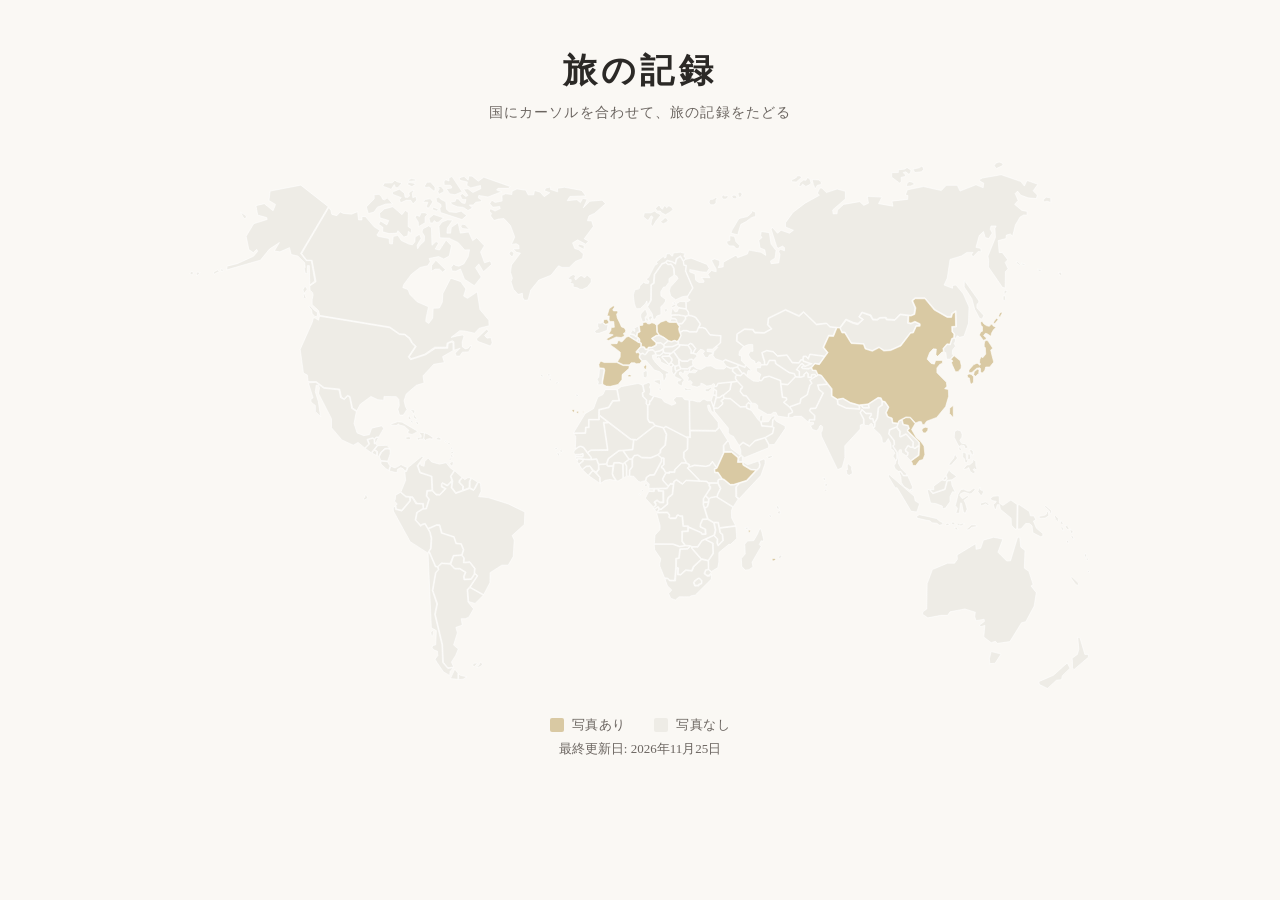
<file: index.html>
<!DOCTYPE html>
<html lang="ja">
<head>
<meta charset="UTF-8">
<meta name="viewport" content="width=device-width, initial-scale=1">
<title>旅の記録</title>
<link rel="stylesheet" href="css/style.css">
</head>
<body>
<div class="page">
  <header class="site-header">
    <h1 class="site-title">旅の記録</h1>
    <p class="site-subtitle">国にカーソルを合わせて、旅の記録をたどる</p>
  </header>

  <div class="map-wrap world-map-wrap">
    <svg version="1.1"
     xmlns="http://www.w3.org/2000/svg"
     xmlns:xlink="http://www.w3.org/1999/xlink"
     x="0px"
     y="0px"
     viewBox="30.767 241.591 784.077 458.627"
     id="world-map" class="world-svg">
<title>Simple World Map</title>
<desc>
    Author: Al MacDonald
    Editor: Fritz Lekschas
    License: CC BY-SA 3.0
    ID: ISO 3166-1 or "_[a-zA-Z]" if an ISO code is not available
</desc>
<g>
    <path id="_somaliland" d="M512.674,502.797l3.526,2.403l1.046-0.052l8.757-3.008l0.994,3.206l-0.701,2.706l-1.893,1.503l-4.729-0.302l-6.769-4.158L512.674,502.797L512.674,502.797z"/>
    <path id="ae" d="M528.466,468.135l0.753,3.008l8.522,0.752l0.596-6.172l1.644-0.897l0.448-2.257l-2.688,0.753l-2.99,4.521L528.466,468.135L528.466,468.135z"/>
    <path id="af" d="M545.85,435.383l1.374,10.771l3.423,0.752l0.32,1.937l-2.455,2.049l4.573,3.691l8.885-3.198l0.709-3.786l5.593-3.491l2.145-8.091l1.599-1.722l-1.659-2.887l5.412-3.347l-0.691-0.968l-2.498,0.155l-0.226,2.299l-3.354-0.033l-0.062-3.068l-1.079-1.288l-1.815,1.649l0.052,1.515l-2.739,1.036l-5.059-0.319l-6.568,6.881L545.85,435.383L545.85,435.383z"/>
    <path id="al" d="M450.679,420.438v3.984l1.142,2.152l0.82-0.096l1.409-2.566l-0.821-1.15l-0.319-2.844l-1.089-1.012L450.679,420.438L450.679,420.438z"/>
    <path id="am" d="M507.47,420.549l4.149,5.411l-1.218,1.427l-2.939-0.51l-3.646-3.268l0.196-2.146L507.47,420.549L507.47,420.549z"/>
    <g id="ao">
        <path class="mainland" d="M437.366,547.461l2.948,11.003l-0.069,3.478l-4.313,4.633l-0.647,7.527l16.597,0.147l5.395,1.954l4.45-0.58l-2.594-3.251l0.01-9.282l5.101-0.217v-3.621l-4.142-0.172l-0.829-8.575l-1.746,0.024l-0.943-0.848l-1.027,0.054l-1.365,2.646h-5.255l-1.22-1.227l0.363-1.738l-1.436-2.101L437.366,547.461L437.366,547.461z"/>
        <path d="M435.577,544.453l1.504,1.953l1.945-1.842l-0.571-1.909l-0.483-0.035L435.577,544.453L435.577,544.453z"/>
    </g>
    <g id="ar">
        <path class="mainland" d="M279.05,600.613l1.677,1.571l-6.371,9.467l-2.239,2.479l0.777,10.813l4.918,5.974l-4.132,7.209l-3.129,1.35h-3.579l1.003,5.627l-5.593,1.92l1.34,4.729l-3.354,10.701l4.141,3.38l-2.239,5.515l-3.804,5.975l2.014,4.165l-4.918,0.786l-4.028-4.951l-0.674-15.432l-6.258-26.209l1.893-9.163l-4.028-11.713l2.68-15.204l2.463-2.931l-0.605-2.222l3.164-2.888l7.054,0.483l3.942,4.21l4.555,0.078l4.668,2.853l-1.375,3.217l0.329,3.25l6.612-0.312L279.05,600.613L279.05,600.613z"/>
        <path d="M264.745,687.564l0.225,4.951l3.803-0.337l3.242-2.144l-5.48-1.124L264.745,687.564L264.745,687.564z"/>
    </g>
    <path id="at" d="M430.46,403.459l-0.562,1.167l0.483,0.83l2.015-0.415h1.711l1.857,1.572l3.95-0.717l2.904-1.729l0.743-1.167l-0.112-1.504l-2.611-1.954l-3.501,0.035l-0.294,1.988l-3.683,1.797L430.46,403.459L430.46,403.459z"/>
    <g id="au">
        <path class="mainland" d="M672.961,609.067l-0.303,21.938l-3.371,2.472l-0.303,2.161l4.598,3.086l11.35-2.161h5.826l2.145-3.095l12.879-2.472l9.198,2.784l-0.614,3.708l1.228,3.708l7.055-1.236l0.303,1.851l-4.599,3.396l1.53,1.236l3.37-1.236l-0.917,10.2l6.44,4.944l3.683-1.236l1.841,1.852l10.735-1.548l10.123-16.381l3.682-0.925l7.357-13.596l1.841-11.739l-4.599-5.869l1.842-1.236l-3.684-11.436l-3.984-2.783l0.614-15.448l-3.684-2.782l-0.916-8.652h-1.842l-6.138,20.392l-3.37,0.312l-7.668-7.728l4.297-11.437l-7.971-1.547l-8.896,2.472l-2.454,7.104l-3.984,0.925l-0.304-4.944l-16.252,9.889l0.304,3.708l-2.454,3.397h-6.139l-13.19,5.56L672.961,609.067L672.961,609.067z"/>
        <path d="M728.775,668.089l-1.531,6.181l0.304,4.322l4.599-0.312l5.213-8.03L728.775,668.089L728.775,668.089z"/>
    </g>
    <path id="az" d="M508.931,418.674l-0.873,1.486l4.071,5.342l1.418-0.458l2.334,2.446l1.011-4.287l2.533,0.406l-0.104-1.229l-4.165-3.646l-0.795,2.143L508.931,418.674L508.931,418.674z"/>
    <path id="ba" d="M442.708,411.084l-0.319,0.527l5.801,5.981l2.127-3.13l-0.078-1.234l-1.857-2.256L442.708,411.084L442.708,411.084z"/>
    <path id="bd" d="M616.256,457.908l-1.134,2.049l2.938,5.584l0.087,4.357l0.535,1.166l3.449,0.061l1.953-1.875l1.418,0.855l0.285,2.652l1.133-0.708l0.069-3.389l-0.951-0.112l-0.596-2.879l-2.403-0.086l-0.596-1.6l1.469-1.962l0.024-0.97h-4.269L616.256,457.908L616.256,457.908z"/>
    <path id="be" d="M414.019,391.704l-0.554,1.383l5.947,3.925l0.4,0.051l0.375-1.094l0.837-0.588l-1.336-1.499h-0.916l-1.255-1.426L414.019,391.704L414.019,391.704z"/>
    <path id="bf" d="M404.493,493.496l3.146-0.25l5.16,7.295l-4.789,3.613l-3.466-0.892l-4.66,0.062l-0.752,2.73l-3.907,0.19l-1.071-1.461l1.385-4.442L404.493,493.496L404.493,493.496z"/>
    <path id="bg" d="M457.092,414.066l0.139,4.305l1.452,3.025l5.454,0.095l2.455-1.737l2.412-0.959l-0.588-2.75l0.545-1.469l-1.228-0.641l-1.687,0.139l-1.323,1.332l-5.549,0.043L457.092,414.066L457.092,414.066z"/>
    <path id="bi" d="M478.504,538.385l3.691-0.078l-0.959,3.232l-0.935,0.812h-1.142l-0.812-2.187L478.504,538.385L478.504,538.385z"/>
    <path id="bj" d="M411.512,515.288h1.833l0.104-5.204l2.315-3.363l-0.104-5.852l-2.102-0.052l-3.604,2.816l1.504,2.87L411.512,515.288L411.512,515.288z"/>
    <path id="bn" d="M689.038,515.08l-2.489,3.018l2.04,0.641l1.149-1.608L689.038,515.08L689.038,515.08z"/>
    <path id="bo" d="M238.631,561.361l7.114-3.104l2.351,0.226l1.565,6.534l10.839,3.604l1.79,5.523l4.469,0.562l1.902,4.729l-1.34,4.278l-7.27,0.562l-2.68,6.872l-5.705-0.112l-1.79-0.337l-3.293,3.197l-1.625-0.156l-5.593-12.957l1.547-2.316l0.545-9.163l-1.383-5.455L238.631,561.361L238.631,561.361z"/>
    <path id="br" d="M286.631,618.464l5.402-10.391l0.198-8.73l10.079-6.501h5.645l4.435-7.512l0.804-14.418l-1.815-3.855l10.684-9.751l0.406-10.761l-14.514-7.105l-17.53-5.48l-8.264-0.812l2.221-4.669l-0.604-7.104l-1.808-0.596l-2.671,5.308l-1.4,1.754l-3.595-1.59l-12.093,4.261l-4.028-5.073l0.648-5.299l-3.804,3.872l-4.201-2.265l-0.424,0.597l0.009,1.841l3.622,1.945l-5.437,5.73l-3.432-0.034l-3.475-3.535l-3.933,0.121l-0.484,4.2l2.256,2.739l-2.663,8.532l-3.112,0.241l-4.953,3.13l-1.21,6.146l4.296,4.599l0.787-0.89l3.017-0.812l2.576,4.34l7.374-3.164l2.861,0.165l1.971,6.976l10.52,3.337l1.815,5.564l4.478,0.537l2.135,5.314l-1.443,4.729l1.884,2.474l-0.276,3.683l5.048-0.477l4.625,5.844l-0.363,4.105l2.74,2.316l-6.57,9.95L286.631,618.464L286.631,618.464z"/>
    <g id="bs">
        <path d="M222.121,463.112l-1.089-0.337l-0.086,2.101l1.34,1.349l0.917-1.349L222.121,463.112L222.121,463.112z"/>
        <path d="M224.29,466.397l-1.504,0.838l1.417,2.021l0.752-1.011L224.29,466.397L224.29,466.397z"/>
        <path d="M229.14,467.91l-1.591-0.087l0.165,1.012l1.167,1.687l1.002-1.099L229.14,467.91L229.14,467.91z"/>
        <path d="M228.388,465.896l-2.593-1.099l-0.501-2.609l1.002-0.425l1.003,2.023l1.002,0.76L228.388,465.896L228.388,465.896z"/>
        <path d="M225.881,460.588l-1.34-0.337l-0.251-1.686l-1.417-0.501l0.917-0.926l1.668,0.588l1.253,0.762L225.881,460.588L225.881,460.588z"/>
    </g>
    <path id="bt" d="M616.108,453.561l1.34,1.833l4.528,0.034l-0.458-2.507L616.108,453.561L616.108,453.561z"/>
    <path id="bw" d="M454.56,594.589l1.858,0.57l-0.26,5.314l1.911,0.26l4.391-3.959l5.273,0.57l1.399-3.545l6.673-6.095l-8.013-9.223l-0.104-1.514l-0.883-0.26l-2.43,2.24l-6.31,0.154l-0.884,7.866l-2.479,0.57L454.56,594.589L454.56,594.589z"/>
    <path id="by" d="M456.418,382.861l1.297,2.135l-0.519,1.703l0.086,1.349l0.476,1.616l2.68-1.521l3.329,0.086l2.334,0.959h5.922l1.729-4.141l1.037-1.564v-1.045l-3.717-5.23l-3.285-1.305l-2.68-0.303l-2.335,0.743l0.088,2.351l-3.241,4.098L456.418,382.861L456.418,382.861z"/>
    <path id="bz" d="M191.823,483.228l-0.043,3.154h0.726l2.472-4.615h-1.677L191.823,483.228L191.823,483.228z"/>
    <g id="ca">
        <path class="mainland" d="M151.767,281.182l1.72,2.602l0.864,3.475l4.305,1.081l3.017-3.25l2.585,1.306l7.321,0.647l5.169-2.17l0.864,7.157h3.017v-3.034l3.017,0.216l7.538,8.895l4.953,3.035l-2.584,4.123l1.081,1.081l9.673,1.953l0.216,4.34l2.585,0.433l0.648-6.51l4.089-1.08l3.017,4.556l6.457,3.034l3.233,0.647l2.152-2.602l0.216-4.124l3.873-2.387l1.288,3.476l-3.449,6.077l0.432,3.033l1.937-3.033l3.873-3.475l0.216-4.556l-2.152-3.476l0.648-2.817l5.169-2.603l2.369,1.738l0.432,15.188l3.657-3.25l2.152,1.305l-3.017,5.204l3.873,0.865l5.602-8.679l4.737,4.986l-1.936,8.895l-4.737,2.603l-4.521-2.169l-8.177,1.736l0.864,2.818l-2.152,3.476l-6.673,1.521l-7.538,5.86l-6.673,8.896l-0.864,2.817l4.521,1.737l1.72,4.339l6.241,6.293l9.906,4.339l-2.152,9.975l-0.216,2.818l2.585,1.736l3.449-4.555l0.432-8.679l5.385-0.216l2.584-4.988l0.433-7.589l6.889-13.45l8.609,3.034l4.521,6.293l-1.937,6.292l3.449,1.954l8.394-5.646l2.368,15.404l7.754,9.327l0.216,4.771l-8.609,2.17l-4.088,4.338l-8.609-1.953l-4.305-0.217l-7.538,5.86l4.521-1.081l5.601-1.08l1.081,1.305l-1.504,4.771l0.216,4.34l2.585,1.736l2.584-0.648l1.296-1.953h1.72l-2.801,5.205l-5.385,0.215l-2.368,3.476h-3.017l-0.864-2.603l4.305-4.338l-5.169,1.737l-0.233-7.374l-1.487-0.863l-4.521,1.953l-0.432,3.691h-10.338l-8.832,6.08l-11.842,3.908l-1.288-1.738l5.964-8.902l-3.388-3.261l-2.152-4.132l-4.383-3.346l-4.702-0.389l-8.428-5.904l-61.122-10.043l-1.011-4.142l-5.602-5.204v-4.339l0.865-3.907l-0.433-2.168l-2.152-2.171l-0.432-3.475l5.602-3.908l-3.449-18.653l-4.737-0.217l-4.305-5.645L151.767,281.182L151.767,281.182z"/>
        <path d="M130.684,350.117l-1.47,2.818l0.51,1.996l0.959,0.598l-0.225,0.812l-1.029,0.294l0.294,2.965l1.106,1.115l0.882-0.959l-1.106-2.887l0.657-2.299l1.616-2.152l-1.175-1.997L130.684,350.117L130.684,350.117z"/>
        <path d="M135.542,367.008l-1.323,0.52l2.429,2.818l0.588,3.336l2.429,2.592l2.058-0.371v-3.406l-2.498-1.557L135.542,367.008L135.542,367.008z"/>
        <path d="M268.15,295.833l-1.53,1.547l1.34,2.126l6.328,0.77l-4.028-4.252L268.15,295.833L268.15,295.833z"/>
        <path d="M191.105,270.143l0.19,3.475l-6.898,7.148l1.729,5.791l4.979-1.348l2.878-4.253l7.278-2.706l5.938-0.389l-4.599-5.022l-2.299,1.737l-1.729-0.579l-0.959-2.126l-2.109-2.126L191.105,270.143L191.105,270.143z"/>
        <path d="M200.113,259.908l-1.53,2.706l7.477,2.706l2.68-4.055l1.15,2.707h1.919l3.639-4.055l-4.409-1.158l-1.729-1.348l-2.299,2.316L200.113,259.908L200.113,259.908z"/>
        <path d="M213.148,265.318l-5.938,2.508v1.928l7.667,2.896l-1.729,1.928l1.15,2.507l4.789-2.126h4.028l1.919,3.086l3.259-3.285l-0.77-3.095l-2.68,0.968l-0.38-3.863l1.34-2.316h-1.34l-2.109,1.349l-0.959,0.769l0.579,2.707l-1.53,1.158l-2.299-0.19l-0.579-3.476L213.148,265.318L213.148,265.318z"/>
        <path d="M221.005,259.329l-0.579,1.927l3.639,1.738l2.68-1.547l-0.19-1.158L221.005,259.329L221.005,259.329z"/>
        <path d="M223.875,256.044l-2.679,0.968l0.19,1.35l5.938-0.389l-0.19-1.349L223.875,256.044L223.875,256.044z"/>
        <path d="M236.72,259.329l-0.38,1.348l-0.959,1.349v1.929l3.639-0.579l3.83,3.285h1.34v-3.285l-3.83-4.253L236.72,259.329L236.72,259.329z"/>
        <path d="M246.497,263.191l1.53,1.738l-1.34,2.316l0.959,2.507l4.218-2.317v-1.736l-2.49-2.896L246.497,263.191L246.497,263.191z"/>
        <path d="M252.055,258.75l0.19,3.086h5.178l1.34,1.158l-0.19,1.348l-4.599,0.58l3.259,4.443l4.409,0.77l6.128-2.705l-8.817-13.33l-2.68,1.738l0.19,2.316l-3.069-1.158L252.055,258.75L252.055,258.75z"/>
        <path d="M207.399,280.576l-7.278,1.928l-4.219,3.673l0.38,4.054l7.667,2.317l-1.729,3.864l-5.558-3.477l-1.53,2.896l3.639,2.507l-0.19,4.054l5.558,1.547l6.708-0.389l1.149-2.126l4.979,5.601l3.449-1.157l0.579-3.864l2.49,1.737l0.38-3.864l-3.068-1.928l0.19-12.162l-2.68-2.126l-2.87,3.864L207.399,280.576L207.399,280.576z"/>
        <path d="M230.782,289.073l-2.489-1.158l-1.34,1.737l2.68,4.253l0.19,4.054l5.749-3.475v-5.022l2.109-2.126l-2.109-1.547h-3.449L230.782,289.073L230.782,289.073z"/>
        <path d="M243.048,287.335l-4.028,3.285l0.959,4.054h2.49l1.149-2.126l1.729,1.737l1.729-0.19l4.599-3.864L243.048,287.335L243.048,287.335z"/>
        <path d="M242.659,280.956l-0.959,1.928l4.218,1.548l1.15-1.738L242.659,280.956L242.659,280.956z"/>
        <path d="M240.169,273.617l-4.218,0.579l-2.49,2.315l4.599,0.19l-1.34,3.475l0.959,1.548l1.34-0.19l3.259-5.212L240.169,273.617L240.169,273.617z"/>
        <path d="M247.456,272.27l-2.299,0.77l0.38,3.086l3.83,2.507l0.19,1.927l-1.149,1.159l0.579,3.864l14.755,4.823l4.028,1.349l4.028-3.475l-4.789-3.864l-4.409,1.158l-6.128-0.579l-2.299-2.316l-0.579-6.371l-3.83-1.928L247.456,272.27L247.456,272.27z"/>
        <path d="M259.523,292.357l-4.218-0.39l-4.979,1.927l-2.68,3.666l0.769,10.043l8.238,0.39l7.857,3.864l5.559,6.371l4.218-0.19l-1.15,5.981l-3.829,6.371l-4.218,1.926l-3.069-0.578l-1.53-1.348l-2.299,3.086l0.959,3.086l3.259,0.189l4.028-1.928l3.449,8.886l8.626,5.603l5.938-7.529l-4.979-8.108l2.878-3.284l4.028,6.758l7.278-6.371l-1.339-2.896l-4.98,1.548l-3.448-9.466l3.259-5.403l-6.518-6.949l-3.639,2.507l-3.449-7.529l-7.277,0.968l-1.919-9.076l-5.938,4.055l-0.579,5.021h-3.259l0.38-4.443L259.523,292.357L259.523,292.357z"/>
        <path d="M262.021,274.006v1.738l-4.218,0.968l1.149,1.927l4.789,1.928l5.368,0.58l3.831,2.705l3.829-2.127l-2.681-2.705h3.449l2.109-2.316l5.178-0.77v-1.158l-2.878-1.928l0.379-2.127l8.048,1.348l11.886-4.633l-4.41-1.348l1.15-1.547h9.197l1.531-1.547l-18.593-6.569l-4.41-1.547l-4.789,3.476l-5.368-4.443l-2.878-0.19l-0.579,3.675l-3.638-3.285l-4.218,1.349l0.769,2.126l6.328,1.35l-0.38,3.086l3.449,2.125l8.438-2.125l0.19,2.896l-6.898,3.285l-4.218-3.285l-3.83,0.389l3.83,5.411l-1.919,0.969l-2.878-2.508l-2.109,1.348l1.919,3.666h3.259l-0.769,3.475l-2.68-0.389l-3.449-3.674L262.021,274.006L262.021,274.006z"/>
        <path d="M244.941,327.159l-3.657,4.599l-0.225,5.065l3.198-1.841h3.881l2.74,2.533l2.515-2.076L244.941,327.159L244.941,327.159z"/>
        <path d="M289.466,386.977l-9.136,8.748l0.916,2.074l11.186,4.141l1.599-2.758l-0.916-4.599l-3.657,0.458l-2.057-2.299l3.423-3.449L289.466,386.977L289.466,386.977z"/>
    </g>
    <path id="cd" d="M438.023,546.597l8.912-0.155l1.808,2.567l-0.069,1.893l0.665,0.605h4.426l1.271-2.499h1.808l0.734,0.742l2.479-0.069l0.735,8.714l4.287,0.139v0.675l11.521,5.195l0.536,1.012h2.411l-0.268-3.648l-4.356-2.092l0.269-2.766l1.876-4.392l4.287-0.139l-3.683-12.224l0.068-5.195l5.826-9.11l0.068-1.278l-0.874-0.477l0.035-2.472l-1.062-0.095l-1.072-1.366l-17.59-0.795l-3.226,3.138l-5.28-3.475l-1.858,1.141l-1.348,11.35l-3.337,2.575l-1.003,2.283l0.179,3.381l-6.017,4.918l-1.6-0.726l0.216,0.94L438.023,546.597L438.023,546.597z"/>
    <path id="cf" d="M443.452,519.229l4.028,4.356l1.59-2.057l2.532,0.104l0.544-2.006l2.49-1.556l5.169,3.562l2.982-2.956l11.574,0.51l-10.736-11.082l1.443-0.897l0.198-1.954l-2.438-1.149h-3.58l-5.766,5.715l-0.197,2.351l-4.573-0.146l-0.146,1.003l-2.982-0.305l-2.688,5.108L443.452,519.229L443.452,519.229z"/>
    <path id="cg" d="M439.424,526.551l-0.052,1.255l4.131,0.104l0.146,10.728l-3.777-0.104l-2.187-1.703l-1.693,0.951l-0.078,0.476l0.873,0.423l0.251,2.204l-2.334,2.006l0.501,1.057l2.585-2.006h1.244l0.396,1.2l1.644,0.7l5.271-4.46l-0.104-3.259l1.099-2.653l3.38-2.507l0.907-8.479l-2.402,0.009l-2.783,3.812L439.424,526.551L439.424,526.551z"/>
    <path id="ch" d="M423.787,402.82l-3.771,4.011l0.078,0.405l1.547-0.483l1.393,1.937l2.352-0.83l1.625,1.263l0.667-0.38l2.005-3.146l-0.511-0.484l-1.979-0.051l-0.959-1.963L423.787,402.82L423.787,402.82z"/>
    <path id="ci" d="M388.484,521.562l3.697-2.617l4.6-0.806l4.693,1.013l-2.395-3.622l-0.701-2.213l0.701-6.544l-4.192,0.198l-1.9-1.814l-3.994,0.104l-1.901,0.304l0.198,4.425l-1.002,0.406l-1.203,2.215l3.095,3.62L388.484,521.562L388.484,521.562z"/>
    <g id="cl">
        <path d="M261.391,683.51l-3.691,8.109l6.371,0.674l0.112-5.403L261.391,683.51L261.391,683.51z"/>
        <path d="M260.137,682.239l-2.775,3.068l-0.337,3.604l-5.368-3.043l-5.705-8.221l-1.677-2.932l2.351-3.043l-0.225-3.83l-2.68-1.124l-2.126-1.572l0.449-2.144l2.792-0.787l0.562-12.387l-4.356-2.48l-2.844-64.477l0.735-1.278l5.567,12.836l1.781,0.035l0.579,2.049l-2.369,2.868l-2.723,15.448l3.873,11.895l-1.79,9.007l6.31,26.485l0.666,15.49l4.521,5.229L260.137,682.239L260.137,682.239z"/>
        <path d="M241.717,649.833l-1.115,1.686l0.562,2.932l1.115,0.112l0.562-3.718L241.717,649.833L241.717,649.833z"/>
    </g>
    <path id="cm" d="M428.031,519.428l2.783,2.561l-0.199,3.959l15.266-0.354l1.245-1.399l-4.375-4.711l-0.648-1.703l2.784-5.212l-1.893-3.458l-1.591-0.855v-1.755l1.841-1.202l0.104-5.463l-1.46-0.164l-0.024,2.87l-6.414,11.972l-3.925,0.199l-2.688,1.85L428.031,519.428L428.031,519.428z"/>
    <g id="cn">
        <path class="mainland" d="M594.498,386.128l-2.99,7.521l-4.124-0.217l-4.349,9.518l3.691,4.701l-7.606,10.504l-3.907-0.658l-2.611,3.285l0.648,1.971l3.043,0.217l1.521,3.5l3.044,0.658l9.344,12.04v6.129l4.563,2.844l4.996-0.873l6.303,3.719l7.605,2.187l3.691-0.439l4.132-0.441l8.687-5.688l2.828,0.44l1.08,2.567l2.396,0.718l3.26,4.813l-2.17,4.814l1.306,3.285l3.69,1.312l0.647,3.942l4.35,0.439l0.647-1.971l6.302-3.285l3.907,0.217l4.563,5.03l3.043-1.312l1.954,0.216l0.873,2.412l1.521,0.216l2.169-3.06l8.688-3.285l7.823-9.413l2.61-8.974l-0.217-5.912l-3.259-0.656l1.953-2.188l-0.434-3.501l-8.255-8.314v-4.157l2.386-3.062l2.388-1.098l0.216-2.412h-6.085l-1.089,3.285l-2.828-0.656l-3.475-3.718l2.17-5.688l3.043-3.285l2.827,0.217l-0.434,5.031l1.521,1.313l3.691-3.717l1.306-0.216l-0.433-2.844l3.476-4.158l2.61,0.216l1.521-4.813l1.781-0.942l0.182-3l-1.729-1.815l-0.147-4.736l3.329-0.217l-0.216-12.214l-2.334,1.4L694.267,377l-3.897-0.009l-11.298-6.354l-8.16-9.837l-8.281-0.086l-2.107,1.833l2.68,6.137l-0.935,5.758l-3.335,1.383l-1.876-0.147l-0.139,5.696l1.954,0.441l3.476-1.53l4.563,2.187v2.188l-3.26,0.216l-2.611,5.688l-2.386,0.215l-8.472,11.16l-8.902,3.941l-6.086,0.441l-4.124-2.844l-5.869,3.068l-6.302-1.971l-1.521-4.158l-10.642-0.657l-5.646-9.188h-2.386l-1.92-4.262L594.498,386.128z"/>
        <path d="M671.802,472.655l-2.064,0.579l-1.487,1.833l1.236,2.411l1.814,0.163l2.066-1.832l0.492-2.411L671.802,472.655L671.802,472.655z"/>
    </g>
    <path id="co" d="M234.326,498.251l-1.781-0.182l-11.773,9.707l-1.245,3.414l-1.608,0.182l0.717,7.546l-4.105,10.07l4.46,3.776l5.714,0.363l3.924,5.757l5.705,0.183l-0.182,4.312h2.135l2.316-7.909l-2.144-2.694l0.536-5.031l4.46-0.363l-0.536-11.688l-9.993-3.232l-2.316-6.293L234.326,498.251L234.326,498.251z"/>
    <path id="cr" d="M202.905,502.745l1.202,2.352l0.977,1.297l-1.314,3.898l-2.507-1.764l-4.097-3.752v-2.48L202.905,502.745L202.905,502.745z"/>
    <path id="cu" d="M205.904,469.846v1.1l4.599,0.086l2.169-1.263l0.337,0.926l4.512,1.098l4.011,3.622l-0.917,1.262l0.165,1.436l3.345,0.839l3.345-1.514l1.504-1.513l-2.169-1.098l-11.194-6.569l-3.924-0.424L205.904,469.846L205.904,469.846z"/>
    <g id="cv">
        <path d="M350.01,490.264l-1.642,0.942l1.175,0.941l1.409-0.708L350.01,490.264L350.01,490.264z"/>
        <path d="M354.046,492.165l-1.071,0.951l0.762,1.409l1.832-0.821L354.046,492.165L354.046,492.165z"/>
        <path d="M351.704,494.836l-1.375,0.821l1.479,1.979l1.168-0.612L351.704,494.836L351.704,494.836z"/>
    </g>
    <path id="cy" d="M484.555,437.794l1.062,0.771l-3.294,3.119l-1.573-0.052l-1.167-0.821l0.156-1.529l2.386-0.155L484.555,437.794L484.555,437.794z"/>
    <path id="cz" d="M437.202,398.921h2.567h1.263l2.049,1.461l3.795-3.155l-3.683-2.627l-3.648-1.765l-2.498,0.45l-3.389,2.178L437.202,398.921L437.202,398.921z"/>
    <path id="de" d="M422.257,384.234l3.086-0.5v-2.178l2.584-0.425l1.418,1.427l1.495,0.164l2.334-1.012l2.083,0.588l1.832,1.592l0.251,5.955l1.832,2.438l-2.411,0.337l-4.003,2.515l0.338,0.839l3.579,3.354l-0.251,1.677l-3.328,1.677l-3.085,0.086l-0.753,1.59h-1.581l-0.752-1.676l-2.749-0.675l-0.088-2.767l-1.39-0.77l0.114-1.861l-0.406-1.328l-1.982-1.824l0.414-2.854l2.161-1.011L422.257,384.234L422.257,384.234z"/>
    <g id="dk">
        <path d="M427.123,370.076l-3.586,3.968l-0.13,2.584l1.635,4.263l2.559-0.484l-0.319-3.483l1.764-1.971l-0.034-1.548l-1.245-3.223L427.123,370.076L427.123,370.076z"/>
        <path d="M428.979,377.354l-1.062,0.229v1.583l1.128,0.875l0.997-0.25l-0.243-1.503L428.979,377.354z"/>
        <path d="M432.306,375.848l-0.949,0.23l-1.056,0.968l0.448,1.954l1.292,0.507l-1.334,0.535l-0.255,0.685h2.005l0.602-1.099l-0.768-0.378l0.25-0.962l0.916-1.205l-0.25-1.042L432.306,375.848z"/>
    </g>
    <path id="dj" d="M508.991,499.771l-0.493,2.903l3.424-0.052l0.052-4.271l-1.253-0.77L508.991,499.771L508.991,499.771z"/>
    <path id="dm" d="M256.23,485.371l-0.761,1.616l0.917,1.228l1.141-0.994L256.23,485.371L256.23,485.371z"/>
    <path id="do" d="M242.434,481.533l-4.573-2.991l-2.887-1.021l-0.578,5.521l0.578-0.047l0.761,1.461l0.994-1.15l2.896-0.77l2.516,0.536L242.434,481.533L242.434,481.533z"/>
    <path id="dz" d="M424.625,435.764l-3.526-1.186l-14.677,2.758l-3.198,2.429l1.953,10.088l-5.835,0.233l-3.509,5.646l-8.359,2.005l0.025,4.105l27.532,21.048l4.692,0.398l15.654-12.231l-1.565-1.971l-2.938-0.398l-1.764-2.955V453.5l-1.177-1.184l0.199-3.155l-3.13-3.155l-0.389-3.354l1.366-0.986l-0.59-3.553L424.625,435.764L424.625,435.764z"/>
    <g id="ec">
        <path class="mainland" d="M213.986,529.43l-4.088,2.541l-0.294,3.771l-0.821,1.234l2.576,2.473l-1.115,1.219l0.259,3.113l4.607,1.098l6.976-8.256l-0.017-2.878l-3.345-0.216L213.986,529.43L213.986,529.43z"/>
        <path d="M183.533,531.443l-0.536,2.378l-0.994,1.002l0.683,1.228l1.754-0.69l0.838-1.461l-0.536-1.537L183.533,531.443L183.533,531.443z"/>
    </g>
    <g id="ee">
        <path class="mainland" d="M462.562,363.299l-4.84-0.173l-3.068,1.875l-0.043,1.392l1.987,1.875l6.182,1.047L462.562,363.299L462.562,363.299z"/>
        <path d="M452.236,364.042l-1.308,0.44l1.308,0.226l0.595,0.69l0.711-0.852l-0.709-1.215L452.236,364.042z"/>
        <path d="M452.792,365.792l-1.862,0.833l-0.643,1.111l0.643,0.722l2.362-0.875l1.137-0.752L452.792,365.792z"/>
    </g>
    <path id="eg" d="M466.16,449.222l2.308,0.062l4.495,1.244l2.135,0.061l2.646-2.213h1.234l2.249,1.245h2.845l0.51-0.035l1.798,5.17l0.51,1.668l0.477,2.498l-0.85,0.622l-1.461-0.734l-1.686-5.498l-1.521-0.111l-0.111,1.867l1.012,3.232l8.1,10.027l0.173,4.305l-2.359,2.723l-22.163-0.251L466.16,449.222L466.16,449.222z"/>
    <path id="er" d="M496.224,493.859l-0.216-5.093l3.423-3.992l0.926,0.709l1.686,5.637l8.091,6.023l-1.47,1.808l-5.922-5.091L496.224,493.859L496.224,493.859z"/>
    <g id="es">
        <path class="mainland" d="M402.565,416.322h-11.014l-2.222-1.004l-1.071,0.078l-1.297,2.696l0.458,2.775l4.21,0.389l0.536,1.771l-1.833,10.33l0.078,1.851l2.981,1.617l3.439,0.232l6.881-1.694l3.363-4.233l0.077-4.313l5.965-5.395l0.302-2.386l-5.428-0.078L402.565,416.322L402.565,416.322z"/>
        <path d="M374.265,458.444l-1.513,0.873l0.7,0.709L374.265,458.444L374.265,458.444z"/>
        <path d="M369.009,458.608l-1.875,0.476l0.935,1.418h1.407L369.009,458.608L369.009,458.608z"/>
        <path d="M364.549,457.191l-1.176,1.184l1.643,1.418l0.935-2.126L364.549,457.191L364.549,457.191z"/>
        <path d="M413.578,426.877l-1.375,0.467l0.304,1.235h1.988l0.839-0.925L413.578,426.877L413.578,426.877z"/>
    </g>
    <path id="et" d="M489.982,508.606l6.292-14.005l6.25,0.035l5.541,4.814l-0.39,3.968h4.296l0.44,2.386l6.95,4.157l4.286,0.217l-8.15,8.756l-11.194,3.449h-2.773l-4.944-4.219l-1.953-0.82l-3.786-5.576l-2.499,0.035l-0.294-2.559L489.982,508.606L489.982,508.606z"/>
    <path id="fi" d="M453.072,340.202l1.79,0.786l1.104,2.074l-1.104,1.436l-5.55,6.068l-0.952,3.199l1.271,4.633l4.278,3.199l5.706-2.715l4.598-0.64l4.279-6.872l-3.173-7.512l-3.018-7.192l0.477-4.633l-1.901-0.32l-0.492-3.38l-2.559-4.175l-2.836,1.962l-1.114,4.556l-3.008-1.807l-4.185-1.021l-0.934,1.09l1.607,1.453l2.931-0.053l2.359,3.812L453.072,340.202L453.072,340.202z"/>
    <g id="fk">
        <path d="M281.194,678.393l-2.273-0.25l-2.265,1.521l1.642,1.781L281.194,678.393L281.194,678.393z"/>
        <path d="M283.459,677.252l-0.752,2.411l-2.144,1.901l0.13,0.631l3.655-1.4l1.513-1.901L283.459,677.252L283.459,677.252z"/>
    </g>
    <!-- フランス領ギアナ・グアドループ・マルティニーク。フランスとは別の地域として扱うため、fr のグループから外している -->
    <path id="gf" d="M276.163,517.285l5.058,3.154l-2.646,5.255l-0.959,1.21l-2.809-1.615l0.079-5.663L276.163,517.285L276.163,517.285z"/>
    <path id="gp" d="M254.095,484.065l-1.296,0.535l0.458,1.149l1.521-0.994l-0.303-0.311L254.095,484.065L254.095,484.065z"/>
    <path id="mq" d="M258.823,489.822l-0.917,0.847l0.683,1.383l1.296-0.38L258.823,489.822L258.823,489.822z"/>
    <g id="fr">
        <path class="mainland" d="M412.973,393.588l-1.91,0.467l-3.82,4.158l-1.149,0.078l-1.53-1.081l-0.993,0.233l-0.762,2.386l-5.584,0.155l0.156,1.236l3.82,2.543l4.435,3.543l-0.077,4.236l-2.368,4.157l5.126,2.464l5.204,0.154l1.606-1.85l3.286,0.078l0.916,0.848l3.285-0.233l1.686-2.162l-2.145-2.541l-0.155-1.616l0.458-1.771l-1.071-1.539l-1.833,0.535l-0.232-1.383l4.054-4.469v-2.697l-2.348-0.767l-1.432-0.987L412.973,393.588L412.973,393.588z"/>
        <path d="M540.023,586.93l-1.972,0.129l-0.129,1.722l1.313,0.269l1.972-0.925L540.023,586.93L540.023,586.93z"/>
        <path d="M516.857,562.666l0.656,1.461h1.055l0.526-1.857L516.857,562.666L516.857,562.666z"/>
        <path d="M428.039,418.016l-1.687,1.695l-0.154,1.538l1.374,0.847l0.536-0.076l0.303-2.24L428.039,418.016L428.039,418.016z"/>
    </g>
    <path id="ga" d="M435.438,526.646l-0.104,2.151l-4.875-0.104l-2.982,5.766l7.012,7.667l1.736-1.453l-0.052-1.503l-1.192-0.554v-1.057l2.688-1.701l2.387,1.807l2.638,0.052l-0.054-9.067l-4.176-0.196l-0.052-1.903L435.438,526.646L435.438,526.646z"/>
    <g id="gb">
        <path class="mainland" d="M400.629,367.984l-1.582,2.395l0.631,0.959h3.648v1.6l-0.952,1.278l0.632,3.354l2.058,3.994l1.581,3.672l2.533,0.959l1.105,1.92l-0.155,1.755l-1.582,0.959l-0.156,0.795l1.106,0.64l-0.951,1.279l-2.221,0.959l-4.279-0.477l-6.664,3.035l-2.221-1.115l6.345-3.674l-0.796-0.477l-3.328-0.32l2.058-3.033l0.319-2.56l2.696-0.319l-0.475-4.953l-3.174-0.155l-0.95-1.115l0.155-3.674l-1.901,0.156l1.901-6.388l3.492-2.56L400.629,367.984L400.629,367.984z"/>
        <path d="M393.974,378.693l-2.853,0.32l-0.156,2.56l1.901,1.278l2.058-0.475l0.796-1.436L393.974,378.693L393.974,378.693z"/>
    </g>
    <path id="ge" d="M495.144,415.596l2.827,3.691l3.527,1.625l2.169-0.01l3.726-1.01l0.935-1.461l-11.021-4.123L495.144,415.596L495.144,415.596z"/>
    <path id="gh" d="M399.091,513.179l0.968,2.273l2.524,3.959l1.4-0.052l3.819-2.171l-0.268-12.354l-2.957-0.864l-4.141,0.112L399.091,513.179L399.091,513.179z"/>
    <g id="gl">
        <path class="mainland" d="M292.587,282.398l-1.176,1.877l2.118,2.117l-0.942,2.118l3.06,3.994l3.761-1.176l4.936-0.466l5.644,6.111l3.761,10.104l-3.051,6.345l4.227-0.708l2.354,1.409l0.232,3.06l-5.168,0.233l2.818,2.817l3.526,0.709l-7.754,10.339l-0.942,6.345l1.643,5.169l-1.176,3.06l2.118,6.578l3.993,4.469l1.176-0.232l2.584-0.709l0.233,3.76l1.642,2.352l3.052-0.234l2.353-8.695l7.053-8.697l10.581-4.227l6.578-8.229l3.05,1.408h6.345l5.17-5.168l6.346-2.584l0.708-3.994l-3.993-3.527l-3.526-1.175l-1.885-4.937l4.469-2.584l7.054,3.76l2.353-2.584l-3.761-2.117l7.996-10.813l-1.409-4.702l-3.761-0.232l1.408-4.228l4.703-2.118l9.637-8.461l-2.816-3.053l-10.814,0.941l-5.645,5.646l3.295-7.287l-3.762-0.942l-2.117,3.761l-3.051-2.585l-8.464,0.941l2.353-3.76l13.865-0.467l-3.527-4.702l-15.04-2.817l-6.11,0.941l0.233,3.061l-6.345-2.118l0.232-2.118l-4.47,0.941l-0.942,2.353l4.703,1.642l-4.936,3.527l-3.527-3.994l-4.936-1.408l-0.709,3.76h-4.937l-1.885-3.994l-7.754-1.176l-4.228,2.117l-0.233,2.818l-5.402-0.709l-3.294,1.409l0.234,3.293v1.644l-6.111,1.176l-2.818-1.877l-1.885,3.052l2.819,3.06l5.878-0.709l0.467,1.885l-4.469,2.118L292.587,282.398L292.587,282.398z"/>
        <path d="M311.396,319.066l1.409,2.119l-0.708,2.584h-1.409l-1.885-2.119l0.467-1.643L311.396,319.066L311.396,319.066z"/>
        <path d="M370.159,313.189l3.993,1.176l-0.234,3.293l-4.227-2.118l-0.942-1.176L370.159,313.189L370.159,313.189z"/>
    </g>
    <path id="gm" d="M366.719,497.006l-0.111,0.959l5.98-0.086l0.304-0.891l-0.13-0.898l-1.721,0.7L366.719,497.006L366.719,497.006z"/>
    <path id="gn" d="M369.77,505.304l2.629,4.046l3.423-2.974l3.511-0.155l2.922,3.881l2.48,1.635l0.933-1.816l0.83-0.466l-0.061-3.993l-1.65-4.737l-5.065,0.562l-6.267-0.501l-0.034,1.606L369.77,505.304L369.77,505.304z"/>
    <g id="gq">
        <path d="M427.184,522.134l-0.396,1.703l1.191,0.648l1.143-0.855l-0.397-1.755L427.184,522.134L427.184,522.134z"/>
        <path d="M430.771,526.697l-0.054,1.202l3.924,0.198l-0.052-1.356L430.771,526.697L430.771,526.697z"/>
    </g>
    <g id="gr">
        <path class="mainland" d="M453.004,427.213l-0.096,1.15l4.003,2.014l1.911,0.734l-1.003,1.055l-2.23,0.227l-0.319,1.01l0.771,1.738l2.498,1.33l1.09,0.096l0.138-2.981l1.635-1.972l-4.46-5.272l0.589-1.789l1.046-0.043l1.591,1.279l1.002-0.501l0.319-1.79l3.732,0.534l1.134-3.239l-1.953,1.375l-5.731-0.14l-3.726,1.929L453.004,427.213L453.004,427.213z"/>
        <path d="M461.69,438.442l1.408,0.043l0.589,0.873h2.05l1.363-0.501l0.459,0.553l-0.907,1.192l-4.002,0.139l-0.728-0.959l-0.77-0.458L461.69,438.442L461.69,438.442z"/>
    </g>
    <path id="gt" d="M183.456,491.11l5.126,3.752l5.169-6.423l-0.881-1.331l-1.764-0.062v-3.761l-1.322-0.804l-4.002,1.192l1.53,3.526L183.456,491.11L183.456,491.11z"/>
    <path id="gw" d="M368.196,502.356l1.211,2.395l3.396-2.922l0.035-0.899l-4.003-0.579L368.196,502.356L368.196,502.356z"/>
    <path id="gy" d="M261.399,510.654l6.241,5.652l-2.481,2.87l-0.199,1.703l3.259,3.362l-0.078,3.232l-5.67,2.16l-3.397-4.59l0.726-5.515l-1.452-4.105L261.399,510.654L261.399,510.654z"/>
    <path id="hn" d="M194.408,488.742l7.987-0.303l2.369,2.817l-1.478-0.338l-2.844,0.121l-3.717,3.492l-1.59,3.536l-1.046-0.555l-0.009-3.872l-2.299-1.539L194.408,488.742L194.408,488.742z"/>
    <path id="hr" d="M443.417,407.816l-3.051,2.515h-3.095l-0.372,2.178l1.418,0.372l0.709-1.055l1.114,0.977l0.891,3.112l6.109,2.853l0.605-0.691l-6.197-6.396l0.631-1.166l5.888-0.226l0.596-1.876l-3.838,0.111L443.417,407.816L443.417,407.816z"/>
    <path id="ht" d="M231.845,477.159l2.974,0.311l-0.354,3.648l-0.294,1.919l-3.466-0.19l-0.614,0.926l-1.063-0.077l-0.38-1.997l3.656-0.304l-0.225-2.073l-1.677-0.691L231.845,477.159L231.845,477.159z"/>
    <path id="hu" d="M444.386,403.01l-1.003,1.573l0.078,2.403l1.599,0.82l4.919,0.147l6.854-5.774l0.034-1.279l-0.742-0.371l-4.953,2.248L444.386,403.01L444.386,403.01z"/>
    <g id="id">
        <path d="M639.517,513.628l-0.241,1.971l5.869,9.862h1.711l12.23,20.461l4.894,0.492l2.445-7.148l-3.916-2.464l-0.734-3.941L639.517,513.628L639.517,513.628z"/>
        <path d="M697.475,540.891l1.954,2.396l-1.271,3.596v0.684h2.887l1.021-8.989l0.934,0.26l1.694,8.212l1.615,0.434l1.53-3.512l-1.53-5.308l-1.271-2.31l3.993-2.911l-0.935-1.288l-3.819,2.48h-1.021l-1.866-2.74l0.597-1.201l3.146-1.539l4.754,1.453l1.444-0.089l3.568-3.335l-1.442-1.451l-3.312,2.565h-2.127l-3.224-1.538l-2.29,0.086l-2.55,4.106l-1.616,7.105L697.475,540.891L697.475,540.891z"/>
        <path d="M718.791,524.805l-1.616,3.935l2.549,3.337h0.849l1.105-2.223l0.597-0.77l-1.105-1.201l-1.617-0.597L718.791,524.805L718.791,524.805z"/>
        <path d="M723.805,537.729l-3.482,0.77l-1.021,1.115l0.847,1.453l2.291-0.855l1.442-0.855l2.126,1.712l0.935-0.771l-1.693-2.057L723.805,537.729L723.805,537.729z"/>
        <path d="M666.045,548.854l-2.377,1.625l0.51,1.364l7.564,1.712l3.82,0.684l1.615,1.712l4.331,0.345l2.04,1.711l1.867-0.432l1.702-1.539l-3.146-1.452l-2.715-2.308l-7.053-1.713L666.045,548.854L666.045,548.854z"/>
        <path d="M690.768,556.295l-1.865,1.029l1.104,1.201l2.715-1.027L690.768,556.295L690.768,556.295z"/>
        <path d="M693.991,555.526l0.338,1.625l1.954,0.51l0.761-0.942l-0.848-1.288L693.991,555.526L693.991,555.526z"/>
        <path d="M698.668,559.805l-2.377,0.347l2.126,1.798h1.694L698.668,559.805L698.668,559.805z"/>
        <path d="M699.342,556.979l-0.511,1.027l3.821,0.596l2.974-1.711l-1.694-0.511l-2.715,0.771l-1.021-0.856L699.342,556.979L699.342,556.979z"/>
        <path d="M711.833,557.583l-4.416,3.683l0.423,0.942l1.866-0.345l2.205-2.059l4.331-0.597l-0.848-1.452L711.833,557.583L711.833,557.583z"/>
        <path d="M734.126,532.446l-3.604,0.406l-2.315,1.693l0.959,1.938l3.925,0.726v0.727l-2.48,2.015l1.201,4.192l1.201,0.078l1.037-4.115h1.919l0.806,4.027l9.361,7.746l0.241,6.051l3.198,3.467l1.442-0.077l0.319-21.369l-5.438-3.785l-5.125,3.467l-1.843,1.132l-3.043-1.937l-0.078-6.128L734.126,532.446L734.126,532.446z"/>
        <path d="M690.689,519.532l-1.997,7.503l-10.831,3.656l-3.241-3.804l-1.573,0.433l2.939,11.34l4.398,0.493l5.869,2.222v2.222l2.688-0.493l3.916-5.42v-4.435l2.204-4.435l2.445,0.491l-2.938-6.163l-0.449-3.968L690.689,519.532L690.689,519.532z"/>
    </g>
    <path id="ie" d="M394.915,383.085l-0.786,5.187l-6.975,2.56h-2.223l-1.582-1.115v-0.96l3.492-2.238l-0.951-1.92l0.156-2.714l3.018,0.155l1.383-3.25l-0.183,2.887l2.344,1.858L394.915,383.085L394.915,383.085z"/>
    <path id="il" d="M486.378,444.899l-1.365,4.348l1.771,5.213l2.031-7.616v-1.633L486.378,444.899L486.378,444.899z"/>
    <path id="in" d="M595,509.688l3.958-1.938l2.352-8.505l-0.104-10.441l13.468-14.54v-3.447l2.774-1.081l-0.104-3.984l-2.991-5.817l1.712-3.121l3.742,3.449l4.808,0.216v1.938l-1.495,1.616l0.318,0.863l2.567,0.104l0.536,2.904h0.752l1.928-3.449l0.958-9.042l3.207-2.265l0.104-3.12l-1.279-2.481l-2.031-0.104l-7.951,5.256l0.5,3.38l-5.584-0.019l-1.97-2.41l-1.072,0.138l0.363,3.354l-12.075-0.863l-7.485-3.337l-0.397-4.106l-4.988-3.094l-0.06-6.371l-3.423-3.916l-7.867,0.752l0.855,3.424l3.854,3.12l-6.665,13.641l-4.46,0.337l-0.734,1.644l4.392,4.062l-0.216,4.105l-4.486-0.069l-0.484,2.04l3.727-0.164l0.104,1.616l-2.671,1.4l1.711,3.232l3.312,1.08l2.031-1.504l0.959-2.688l1.177-0.535l1.392,1.398l-0.424,3.449l-0.96,1.617l0.217,2.8L595,509.688L595,509.688z"/>
    <path id="iq" d="M502.793,433.637l-1.348,6.664l-5.585,4.65l0.354,2.195l5.455,0.371l8.688,7.07l4.857-0.138l0.13-1.634l1.78-1.91l2.49,1.409l0.329-0.312l-4.815-6.405l-2.282-0.139l-3.033-3.898l0.604-2.868l0.926-0.121l0.319-1.271l-4.132-4.348L502.793,433.637L502.793,433.637z"/>
    <path id="ir" d="M507.409,427.516l-1.057,1.098l0.104,1.738l1.314,1.842l4.658,5.101l-0.709,2.04h-0.812l-0.406,2.04l2.637,3.371l2.43,0.207l4.865,6.732l2.732,0.208l2.126,1.529l0.104,3.062l8.411,4.9h3.139l1.927-1.634l2.43-0.104l1.418,3.268l9.085,1.262l0.27-3.337l3.007-1.089l0.139-1.193l-2.395-3.268l-5.334-4.287l2.801-2.55l-0.198-1.124l-3.511-0.544l-1.486-11.843l-0.173-2.723l-9.518-3.641l-4.218,0.951l-2.36,2.896l-2.092-0.139l-0.604,0.511l-4.66-0.303l-5.878-4.288l-2.188-2.394l-1.003,0.24l-1.808,2.066L507.409,427.516L507.409,427.516z"/>
    <path id="is" d="M366.261,340.521l-1.693-0.959l-2.283,1.443l-1.962,1.814l0.052,1.013l2.541,0.319l-0.156,1.815l-0.898,0.908l0.217,0.588l2.541,0.164v2.938l3.656,0.641l2.17,1.229l2.437,0.104l4.186-2.083l3.231-4.271l0.053-2.887l-1.963-1.66l-1.642-1.392l-0.743,0.536l-1.115,1.443l-1.271-0.164l-1.271-1.393l-1.642,0.156l-2.386,1.979l-1.437,1.547l-0.795-0.69l-0.053-1.712l0.795-0.536L366.261,340.521L366.261,340.521z"/>
    <g id="it">
        <path class="mainland" d="M423.233,409.391l-0.535,1.356l0.146,1.478l2.065,2.412l3.25-0.113l7.175,8.334l4.479,1.297l2.646,2.498l0.631,5.695l1.417-0.828l1.229-3.104l-0.303-2.229l2.101-0.19l0.304-1.263l-5.922-2.834l-5.619-5.523l-2.238-3.303l-0.545-3.137l2.861-0.684l-0.734-2.066l-1.755-1.478l-1.513-0.069l-2.108,0.58l-1.99,2.781l-1.201,0.795l-1.858-1.141L423.233,409.391L423.233,409.391z"/>
        <path d="M440.668,431.898l-1.253-0.674l-4.278,0.674l0.146,1.158l3.847,1.937l0.579,0.631l1.012,0.147L440.668,431.898L440.668,431.898z"/>
        <path d="M427.806,423.566l-2.289,1.158l0.303,4.469l1.833,0.311l1.374-1.312v-4.235L427.806,423.566L427.806,423.566z"/>
    </g>
    <path id="jm" d="M221.533,480.798l-3.008,0.761v0.84l1.755,1.011h1.841l1.167-1.349L221.533,480.798L221.533,480.798z"/>
    <path id="jo" d="M489.473,447.251l-2.126,7.416l-0.096,1.133h3.346l3.743-3.303l0.094-1.253l-1.529-1.564l2.739-2.272l-0.396-2.109l-0.752,0.173l-2.282,1.635L489.473,447.251L489.473,447.251z"/>
    <g id="jp">
        <path d="M709.317,426.193l-1.41,1.418l0.579,1.996l1.236,0.086l0.83,4.332l0.993,1.08l1.738-1.582l0.151-4.773l-2-2.125L709.317,426.193L709.317,426.193z"/>
        <path d="M716.688,422.188l-2.659,2.156l-0.591,2.719l1.812,1.25l2.625-2.75l0.37-3.062L716.688,422.188z"/>
        <path d="M713.613,418.033l-4.219,4.832v2.322l2.604-0.312l4.085-3.592l2.731-0.502l0.663,0.779l0.015,2.377l0.688,1.25h1.255l1.763-2.158l0.743-2.836l3.552-0.086l3.476-4.166l-1.814-6.916l-0.83-3.664l1.815-1.496l-4.133-6.241l-0.944-0.744l-1.875,0.744l-0.481,2.584v2.083l0.994,1.167l0.328,5.498l-2.56,3.164l-1.485-0.917l-1.159,2.584l-0.251,2.412l0.909,1.418l-0.579,1.08l-1.902-1.582h-1.322l-1.157,0.666L713.613,418.033L713.613,418.033z"/>
        <path d="M720.729,380.396l-1.321,1.168l0.665,2.498l1.158,1.166l-0.086,3.83l-1.487,0.578l-1.158,2.584l3.388,4.659l2.23-0.752l0.415-1.167l-2.396-2.161l1.487-1.919l1.572,0.25l3.43,2.305l0.37-2.584l1.63-2.979l2.281-2.312l-2.469-1.125l-0.944-1.801l-1.236,0.83l-1.071,1.331l-2.316-0.501l-2.396-1.582L720.729,380.396L720.729,380.396z"/>
        <path d="M733.201,377.812l-2.317,3.25l0.164,1.582l1.158-0.502l2.723-3.414L733.201,377.812L733.201,377.812z"/>
        <path d="M736.261,373.066l-0.829,2.248l0.086,1.496l1.409-0.918l1.322-2.662v-0.994L736.261,373.066L736.261,373.066z"/>
    </g>
    <path id="ke" d="M491.142,521.365l2.3,4.484l-2.759,5.783l-0.361,1.754l13.77,8.516l4.271-6.708l-2.161-1.754l-0.043-8.835l2.705-2.956l-4.313,1.435l-3.259,0.044l-5.1-4.305l-1.608-0.692l-2.98,0.276l-0.526,0.883L491.142,521.365L491.142,521.365z"/>
    <path id="kg" d="M565.463,411.316l-0.268,2.188l0.216,1.35l7.521,2.523l-6.604,2.662l-0.751-0.623l-1.427,0.917l0.068,0.501l0.761,0.346l4.635,0.121l2.351-0.709l3.018-3.803l3.776,0.656l4.557-6.311l-12.188-1.66l-1.686,4.088l-2.127-2.281L565.463,411.316L565.463,411.316z"/>
    <path id="kh" d="M655.076,497.982l3.535,3.776l6.576-4.875l0.579-7.692l-3.396,2.343l-1.764-0.985l-2.396-0.32l-1.341-0.941l-0.648,0.035l-1.754,2.878l0.285,1.332l1.781,0.994l-0.216,2.705L655.076,497.982L655.076,497.982z"/>
    <path id="km" d="M514.359,560.013l0.396,1.321l1.711,0.269l0.656-1.72L514.359,560.013L514.359,560.013z"/>
    <path id="kp" d="M687.751,407.047l1.59,0.666l0.484,5.566l3.155,0.183l2.974-3.483l-1.029-0.916l0.121-3.734l2.731-3.303l-1.392-2.506l0.908-1.039l0.501-2.592l-1.582-0.719l-1.35,0.684l-1.668,5.064l-2.697-0.232l-3.12,3.682L687.751,407.047L687.751,407.047z"/>
    <path id="kr" d="M696.446,410.443l5.342,4.356l0.909,4.22l-0.183,2.264l-2.61,2.939l-2.248,0.12l-2.551-5.506l-0.968-2.629l1.028-0.795l-0.242-1.099l-1.271-0.569L696.446,410.443L696.446,410.443z"/>
    <path id="kw" d="M519.2,452.774l-1.945-1.056l-1.349,1.356l0.146,2.715l3.139,1.201L519.2,452.774L519.2,452.774z"/>
    <path id="kz" d="M513.495,402.163l3.544-1.513l3.959-0.139l0.276,6.051h-2.317l-1.772,2.888l2.317,3.847l3.414,1.928l0.311,2.205l1.255-0.416l1.157-1.375l1.91,0.416l0.96,1.928h2.455v-2.473l-1.504-4.4l-0.684-3.569l4.364-1.929l5.869,0.959l3.684,3.709l8.323-0.821l4.644,6.597l5.455,0.274l1.504-2.472l1.91-0.416l0.274-2.748l2.862-0.139l1.503,1.789l1.505-3.57l12.957,1.789l2.179-2.887l-3.683-4.537l4.91-10.719l3.958,0.275l2.731-6.594l-5.455-0.554l-3.138-3.024l-8.644,1.002l-11.134-10.762l-3.926,3.482l-11.902-5.402l-14.601,7.148l-0.405,5.083l3.413,3.985l-6.655,3.76l-8.636-0.19l-1.807-2.653l-6.769-0.373l-6.414,4.123l-0.14,5.638L513.495,402.163L513.495,402.163z"/>
    <path id="la" d="M650.745,466.397l-2.092,1.062l-1.737,5.065l2.904,3.699l-0.485,4.09l0.485,0.196l4.832-2.342l6.482,7.243l-0.157,4.563l1.41,0.762l3.482-2.827l-0.285-2.238l-10.053-9.552l0.095-1.461l1.254-0.873l-0.874-2.438l-4.158-0.684L650.745,466.397L650.745,466.397z"/>
    <path id="lb" d="M487.139,440.041l0.053,1.686l-0.708,2.56l2.438,0.208l0.156-3.631L487.139,440.041L487.139,440.041z"/>
    <path id="lc" d="M258.746,493.28l-0.614,1.306l0.994,1.071l1.296-0.691L258.746,493.28L258.746,493.28z"/>
    <path id="lk" d="M603.264,505.399l0.217,2.351l0.216,1.712l-1.271,0.216l0.64,3.848l1.909,1.07l2.966-1.711l-0.847-4.054l0.216-1.495l-2.756-2.559L603.264,505.399L603.264,505.399z"/>
    <path id="lr" d="M378.198,515.027l9.491,6.345l-0.227-4.805l-2.869-3.38l-2.801-2.481L378.198,515.027L378.198,515.027z"/>
    <path id="ls" d="M470.896,606.829l2.637-2.032l1.245,0.053l1.503,1.875l-0.155,1.877l-2.533,0.934v0.728l-2.792-0.156l-0.674-2.031L470.896,606.829L470.896,606.829z"/>
    <path id="lt" d="M452.14,375.236l-2.146,0.363l0.173,2.025l3.355,0.25l1.27,1.042l0.333,1.81l1.034,1.443l3.069-0.13l2.938-3.743l-0.172-2.222l-5.533-0.867L452.14,375.236z"/>
    <path id="lu" d="M420.424,397.582l0.76,0.679l0.88,0.083l0.194-1.734l-0.253-0.974l-1.224,0.583L420.424,397.582z"/>
    <path id="lv" d="M462.823,369.964l-6.362-1.037l-1.086,2.823l-1.833,0.548l-0.959-1.173l-0.962-1.811l-1.038,0.762l-0.589,3.132v1.708l2.242-0.375l4.665,0.083l5.617,1.044l2.249-0.657l-0.13-2.524L462.823,369.964L462.823,369.964z"/>
    <path id="ly" d="M429.958,453.518l1.35-0.225l0.397-3.112h0.674l2.758-4.528l6.804,1.979l1.856,2.887l6.69,3.062l3.482-1.47l-0.338-1.471l-1.521-1.469l0.173-1.021l2.473-2.093h4.894l1.856,2.489l3.934,0.57l0.511,31.889l-2.922-0.112l-17.651-9.181l-1.91,1.081l-7.253-1.814l-1.971-2.603l-2.87-0.397l-1.458-2.603L429.958,453.518L429.958,453.518z"/>
    <path id="ma" d="M402.505,439.903h-9.982l-1.954,4.339l-4.504,2.17l-3.719,10.062l-7.243,4.341l-10.174,16.761l9.983-0.199l0.389-4.927h2.541v-6.708h8.81l0.196-8.679l8.42-1.972l3.526-5.723l5.48-0.198L402.505,439.903L402.505,439.903z"/>
    <path id="md" d="M465.14,401.376l2.681,4.123l-0.226,2.334l0.96,0.043l2.272-3.847l-2.731-3.389L466.549,400L465.14,401.376L465.14,401.376z"/>
    <path id="me" d="M449.68,416.677l-1.266,1.789l0.362,1.099l1.504,0.275l1.184-1.607L449.68,416.677z"/>
    <path id="mg" d="M526.988,561.474l-1.842,4.374l-3.154,5.566l-5.523,0.396l-2.369,2.783l0.397,8.488l-3.423,3.977l0.396,6.761l2.897,3.311l3.423-0.396l3.423-2.524l-0.787-3.977l7.894-13.657l-1.582-1.72l1.582-3.312l1.711,0.526l0.526-1.322l-1.582-6.76l-0.924-2.784L526.988,561.474L526.988,561.474z"/>
    <path id="mk" d="M456.643,418.924l-2.912,0.959l0.139,2.473l0.683,0.873l3.458-1.606L456.643,418.924L456.643,418.924z"/>
    <path id="ml" d="M377.584,494.845l2.662-1.823l14.799-0.087l-3.423-23.806l3.907-0.112l18.903,14.428l2.541,0.362l-0.959,8.021l-11.886,1.08l-9.171,6.847l-1.669,4.686l-6.37,0.269l-1.625-4.677l-4.884,0.346l0.189-1.53L377.584,494.845L377.584,494.845z"/>
    <path id="mm" d="M645.533,501.596l-2.396-3.838l1.737-2.438l-1.642-3.018l-1.548-0.294l-0.294-5.064l-2.316-4.486l-0.675,1.071l-1.547,2.628l-1.937,0.294l-0.968-1.271l-0.484-3.414l-1.453-2.73l-5.913-5.576l1.453-0.959l0.27-4.037l2.16-3.631l0.935-9.032l3.129-2.136l0.103-3.293l1.877,0.622l2.956,4.279l-2.194,4.701l1.479,3.691l3.655,1.435l0.666,4.021l4.91,0.761l-1.357,2.343l-6.188,2.438l-0.674,3.993l4.547,5.844l0.189,3.12l-1.062,1.072l0.094,0.977l3.389,4.971l0.096,5.16L645.533,501.596L645.533,501.596z"/>
    <path id="mn" d="M597.438,386.215l5.03-6.673l6.043,2.792l4.105,1.098l5.03-4.615l-3.414-2.517l2.248-3.172l6.707,2.369l2.325,3.812l4.199,0.112l2.196-1.634l4.521-0.182l0.985,1.678l7.512,0.38l4.754-4.849l6.578,0.69l-0.38,6.604l2.879,0.656l3.535-1.606l3.743,1.85l-0.088,0.935l-2.714,0.078l-2.827,5.93l-2.195,0.216l-8.54,11.16l-8.723,3.847l-5.455,0.424l-4.529-2.923l-5.791,3.095l-5.705-1.771l-1.617-4.141l-10.805-0.762l-5.532-9.377l-2.688-0.174L597.438,386.215L597.438,386.215z"/>
    <path id="mr" d="M364.998,478.266l1.885,2.463l-0.389,10.65l2.74-1.972l1.952-0.397l2.741,0.985l3.128,4.34l2.939-1.971l14.288-0.199l-3.526-23.866l3.786-0.018l-7.054-5.402l0.009,3.51l-8.93,0.01l-0.043,6.698l-2.567-0.009l-0.328,4.944L364.998,478.266L364.998,478.266z"/>
    <path id="mt" d="M440.815,438.339l-1.443,0.294l0.052,1.6l1.297,0.433l0.579-0.484L440.815,438.339L440.815,438.339z"/>
    <path id="mu" d="M544.89,584.008l-1.312,1.721l0.259,1.857l2.768-2.256L544.89,584.008L544.89,584.008z"/>
    <g id="mv">
        <path d="M582.396,516.386l0.26,2.256l1.442,0.527l0.26-1.989L582.396,516.386L582.396,516.386z"/>
        <path d="M584.238,521.156l-0.13,2.784l1.055,0.525l0.925-1.856L584.238,521.156L584.238,521.156z"/>
        <path d="M584.506,526.595l-0.925,0.925l1.056,0.925l1.313-0.925L584.506,526.595L584.506,526.595z"/>
    </g>
    <path id="mw" d="M487.968,567.074l2.689,2.81l-0.053,3.597l0.52,1.514l3.57-3.855l-0.414-4.899l-1.912-1.46l-1.701-8.603l-2.949-0.104l1.34,6.196L487.968,567.074L487.968,567.074z"/>
    <path id="mx" d="M133.847,433.982l4.175,13.146l-1.945,1.089l0.216,2.61l3.674,2.827v5.229l4.538,4.356l-1.945-12.847l-2.593-8.497l0.648-5.877l2.161,0.217l0.865,1.962l-0.865,5.005l11.237,21.99v7.841l9.077,10.666l9.94,4.573l4.106-2.396l5.835,4.789l3.458-3.483l-1.513-3.925l4.97-1.521l1.513,0.873l1.513-1.521h2.377l4.322-7.624l-2.161-1.962l-8.428,1.962l-1.945,5.662L182.106,480l-5.834-2.396l-2.593-8.271l1.962-10.434l-4.011-2.498l-1.91-10.02l-1.599-0.683l-2.922,2.965l-3.354-1.789l-1.313-6.682l-13.286-1.393l-6.863-5.16L133.847,433.982L133.847,433.982z"/>
    <g id="my">
        <path class="mainland" d="M648.359,511.796l1.736,3.898l0.391,5.064l2.324,3.604l5.096,3.083l1-0.791l1.464-0.288l-0.212-1.91l-1.841-4.478l-2.697-5.731l-0.227,1.003l-3.25-0.146l-2.334-3.354L648.359,511.796L648.359,511.796z"/>
        <path d="M675.527,526.896l2.61,3.018l10.012-3.467l1.979-7.643l4.46-0.319l4.08-2.956l-5.29-3.854l-1.211-2.119l-2.61,4.815l0.959,2.766l-1.591,2.31l-2.999-0.771l-7.27,5.333l0.188,3.086L675.527,526.896L675.527,526.896z"/>
    </g>
    <path id="mz" d="M482.791,596.359l2.326,1.928l5.479-3.335l0.881-4.953v-8.178l8.791-7.191l1.506,0.053l5.322-5.107l-0.828-10.529l-13.81,1.743l0.519,3.338l2.02,1.757l0.57,5.731l-4.756,4.642l-1.141-2.603l0.207-3.44l-2.74-2.973l-6.725,3.13l6.258,3.182l0.209,9.274l-4.141,6.146L482.791,596.359L482.791,596.359z"/>
    <path id="na" d="M444.221,603.863l2.897,0.208l1.702,1.72l4.037,0.052l0.984-11.462v-7.503l2.585-0.52l0.986-7.867l6.569-0.206l2.323-1.927l-3.933-0.156l-5.325,0.726l-5.739-2.082h-16.13l0.415,4.58l5.376,7.918l-0.934,4.062l0.053,2.136L444.221,603.863L444.221,603.863z"/>
    <path id="nc" d="M798.706,602.576l-0.303,1.547l3.983,5.559l2.145,0.926l0.303-2.161L798.706,602.576L798.706,602.576z"/>
    <path id="ne" d="M413.396,500.17l2.204-0.053l1.988-2.981l3.336-0.597l3.553,2.17l7.58,0.216l5.861-2.386l2.204-1.894l0.164-2.489l4.088-4.123l1.08-9.104l-2.688-5.636l-6.88-1.677l-15.923,12.413l-2.256-0.217l-0.969,8.617l-8.124,0.813L413.396,500.17L413.396,500.17z"/>
    <path id="ng" d="M413.984,515.185l3.389,0.164l4.088,4.557l1.987,0.544l1.558-0.761l2.367-0.328l0.805-3.303l3.225-2.117l3.492-0.163l6.396-11.766l-0.104-2.653l-2.955-2.273l-5.913,2.603l-7.909-0.111l-3.77-2.386l-2.688,0.596l-1.4,2.438l-0.104,6.88l-2.256,3.198L413.984,515.185L413.984,515.185z"/>
    <path id="ni" d="M203.216,491.62l1.893,0.381l0.061,3.881l-2.204,6.293l-5.938-0.588l-1.323-3.034l1.764-3.682l3.345-3.112L203.216,491.62L203.216,491.62z"/>
    <path id="nl" d="M421.349,384.572l-3.915,1.928l0.829,0.752l0.088,1.928l-0.829-0.164l-0.917-1.426l-2.188,3.467l3.363,0.699l1.253,1.323l0.666,0.017l0.44-2.99l2.117-0.891L421.349,384.572L421.349,384.572z"/>
    <g id="no">
        <path class="mainland" d="M460.567,327.409l1.747-1.279l-0.157-1.435l-1.106-0.641l0.157-1.754h0.95v-0.96l-4.123-1.114l-6.181,0.64l-0.631,2.714l-1.428-0.477l-0.951-1.599l-3.017,0.155l-0.32,3.033l-1.426,0.641l-0.795-1.6l-6.345,5.109l1.271,1.436l-2.378,1.115l-5.393,10.701l-1.901,1.279l0.155,0.959l1.9,0.959l-0.475,2.074l-3.173-0.164l-0.952-1.115l-2.057,2.395l-1.271,0.959l-0.32,2.24l-1.105,0.64l-2.854,0.64l-1.426,4.479l0.951,7.348l1.106,3.354l1.271,1.279l2.853-0.156l4.124-3.994l1.581-2.713l0.478,3.992l2.697-4.789l0.154-13.424l2.195-1.383l0.657-7.408l6.655-9.586l3.173-1.115l1.427-1.755l4.754,1.115l2.377,1.435l0.796-3.992l3.968-2.396L460.567,327.409L460.567,327.409z"/>
        <path d="M437.056,285.762l-1.426-1.435l-3.164,1.539h-5.809l-0.917,3.389l3.26,2.878l1.425-0.208l2.04-3.491l1.729,1.235l-1.229,2.464l-0.614,3.596l1.427,2.256l3.06-5.135l3.979-4.832l-1.531-1.33L437.056,285.762L437.056,285.762z"/>
        <path d="M438.784,279.6l-2.55,2.359l1.529,2.359h2.749l1.124,1.539l3.363,1.746l3.871-2.256l2.654-2.256l-0.916-1.85l-2.654-1.539l-1.938,1.746l-1.321-1.644l-1.021,0.104l-1.322,2.878l-1.936-1.954l-0.208-1.331L438.784,279.6L438.784,279.6z"/>
        <path d="M444.593,290.179l-2.04,1.851l-1.729,1.332l0.812,1.435l1.636,0.511l2.652-1.236l1.229-1.539l-1.124-1.85L444.593,290.179L444.593,290.179z"/>
    </g>
    <path id="np" d="M595.182,448.789l0.397,3.691l6.983,3.162l11.193,0.83l-0.423-2.705l-7.478-2.058l-6.346-3.777L595.182,448.789L595.182,448.789z"/>
    <g id="nz">
        <path d="M804.221,655.729l0.917,10.199l-1.228,4.634l-4.6,3.396l0.305,4.02v4.322l1.228,1.548l12.577-10.814v-2.472h-3.068l-4.298-14.521L804.221,655.729L804.221,655.729z"/>
        <path d="M795.023,677.979l2.455,4.633l-6.752,6.492l-0.613,3.396l-4.6,0.613l-7.667,7.104l-7.054-3.396l-0.613-2.474l12.879-5.558L795.023,677.979L795.023,677.979z"/>
    </g>
    <path id="om" d="M532.244,481.879l6.388-3.683l1.133-5.402l-1.399-0.804l0.579-5.792l1.219-0.709l1.306,2.049l7.771,4.062v2.258l-9.413,13.854l-4.331,0.147L532.244,481.879L532.244,481.879z"/>
    <path id="pa" d="M205.68,506.748l-1.262,3.941l4.167,1.079l2.584,0.512l0.441-3.052l2.775-1.4l2.463,1.271l0.968,1.547l1.175-0.138l0.925-2.81l-3.078-1.271l-2.334-1.271l-2.333,1.59l-2.775,1.4l-2.835-1.141L205.68,506.748L205.68,506.748z"/>
    <path id="pe" d="M209.518,541.246l-1.677,1.695l0.113,2.703l14.643,26.694l15.205,9.802l2.351-3.941l0.562-8.669l-1.228-5.402l-4.141-6.984l-2.463,0.786l-1.115,1.236l-4.918-5.636l1.228-6.647l5.705-3.717l-0.449-3.492l-5.809-0.226l-3.017-5.064l-1.677-0.562l0.113,3.044l-7.486,8.895l-5.593-1.349L209.518,541.246L209.518,541.246z"/>
    <g id="pg">
        <path class="mainland" d="M752.132,540.183l-0.319,21.126l3.044-0.164l4.002-4.676l3.361,0.164l2.161,1.937l0.718,5.964l6.882,3.631l1.763-0.648v-2.179l-5.523-4.599l-2.723-6.293l2.161-1.047l-1.601-3.466l-3.197-0.078l-0.805-3.709l-8.479-5.722L752.132,540.183L752.132,540.183z"/>
        <path d="M778.176,546.008l-0.819,0.191l-0.501,2.222l-1.573,1.021l-4.729,0.83l0.19,1.779l4.979-0.249l3.155-1.972l-0.188-3.432L778.176,546.008L778.176,546.008z"/>
        <path d="M776.093,540.797l-0.762,1.08l4.159,3.683l0.569,2.161l1.133-0.13l0.13-2.221l-1.263-1.14L776.093,540.797L776.093,540.797z"/>
    </g>
    <g id="ph">
        <path d="M697.337,496.306l-0.743,1.418l-0.414,1.746l-4.132,5.246l0.25,1.081l1.737-0.251l5.368-5.999L697.337,496.306L697.337,496.306z"/>
        <path d="M704.027,494.309l-0.088,4.331l1.573,1.582l0.578,3.077l1.574,0.337l0.742-1.919l-1.236-0.916l-0.328-5.411L704.027,494.309L704.027,494.309z"/>
        <path d="M708.496,495.978l-0.087,3.829l0.908,1.495l1.571-1.832l-0.414-3.328L708.496,495.978L708.496,495.978z"/>
        <path d="M709.481,492.641l1.572,2.083l0.743,1.997h1.409l-0.25-3.415l-1.573-1.08L709.481,492.641L709.481,492.641z"/>
        <path d="M712.542,500.472l0.328,2.498l-2.896,2.334l-2.396,0.251l-2.56,2.749l0.087,1.252l2.396-0.751l1.651-1.08l1.408,3.578l2.48,1.747l0.994-0.338l0.907-1.08l-1.979-1.997l1.159-0.916l1.322,1.08l0.906-1.495l-0.906-1.833l-0.164-4.08L712.542,500.472L712.542,500.472z"/>
        <path d="M699.074,475.076l-2.23,1.581l-0.25,4.997l3.477,6.742l1.158,0.915l1.485-1.003l2.56,0.415l0.492,2.248l1.901,0.164l0.908-1.245l-1.158-1.582l-1.409-1.331l-2.974-0.327l-1.573-2.585l1.816-2.749l0.163-2.411l-1.236-3.077L699.074,475.076L699.074,475.076z"/>
        <path d="M700.232,489.979l0.657,2.335l1.158,0.752l0.83-1.081l-1.323-1.832L700.232,489.979L700.232,489.979z"/>
    </g>
    <path id="pk" d="M553.638,455.082l2.248,3.337l-0.216,1.72l-2.991,1.186l-0.217,2.801h3.424l1.175-0.969h6.519l5.878,5.17l0.752-2.481h4.383l0.104-3.12l-4.486-4.305l0.96-2.369l4.598-0.318l6.199-12.924l-3.425-2.688l-1.278-4.521l8.333-0.752l-4.917-7l-2.62-0.709l-1.07,1.297l-0.805,0.061l-4.919,3.12l1.608,2.696l-1.815,1.937l-2.249,8.29l-5.558,3.553l-0.752,3.882L553.638,455.082L553.638,455.082z"/>
    <path id="pl" d="M457.109,390.184l0.733,1.348l0.174,1.435l-0.604,1.392l-1.383,2.664l-1.167,0.526l-1.514-0.657l-0.908,0.043l-2.204,0.83l-2.506-0.742l-4.062-2.879l-3.978-2.135l-1.6-2.438l-0.303-5.75l3.112-2.705l4.062-1.35l1.328-0.138l0.315,1.007l1.725,0.692l4.766,0.09l1.47-0.043l2.421,3.708l-0.604,1.521l0.259,1.789L457.109,390.184L457.109,390.184z"/>
    <path id="pr" d="M249.297,482.068l-2.282-0.77l-1.833,1.149l0.917,1.071l3.121,0.458L249.297,482.068L249.297,482.068z"/>
    <g id="pt">
        <path class="mainland" d="M387.499,421.716l-0.536,7.478l-1.53,1.384l0.156,0.846l1.071,1.772l-0.691,2.16l1.149,0.39l2.68-0.312l-0.155-2.16l1.756-10.02l-0.382-1.383L387.499,421.716L387.499,421.716z"/>
        <path d="M367.834,443.481l-0.934,1.185l0.934,1.185l1.408-0.709L367.834,443.481L367.834,443.481z"/>
        <path d="M337.112,426.713l-1.175,1.184l2.107,1.185l0.234-1.649L337.112,426.713L337.112,426.713z"/>
        <path d="M343.448,426.004l-1.408,0.941l1.175,0.941l1.876-0.476L343.448,426.004L343.448,426.004z"/>
        <path d="M344.382,429.314l-0.7,1.892l0.935,1.185l1.175-0.941L344.382,429.314L344.382,429.314z"/>
        <path d="M350.01,433.092l-0.467,1.184l0.701,0.709l1.875-1.184L350.01,433.092L350.01,433.092z"/>
    </g>
    <path id="py" d="M267.199,584.458l1.902,2.074l-0.225,4.392l5.48-0.338l4.141,5.299l-0.337,4.729l-2.681,4.054L270,604.893l-0.225-2.256l1.564-3.718l-5.368-3.38h-4.469l-3.354-3.604l2.438-6.968L267.199,584.458L267.199,584.458z"/>
    <path id="qa" d="M527.273,463.018l-0.449,3.467l1.331,1.012l1.209-0.112l0.45-4.365l-1.047-0.752L527.273,463.018L527.273,463.018z"/>
    <path id="ro" d="M457.731,401.281l-0.226,1.279l-5.005,4.166l4.184,6.137l2.682,1.877h4.823l1.591-1.331l2.135-0.276l1.591,0.959l2.818-3.207l-0.545-1.607l-2.861-0.734l-1.953-0.095l0.094-2.749l-2.593-4.08L457.731,401.281L457.731,401.281z"/>
    <path id="rs" d="M452.001,407.279l-1.772,1.332h-0.863l-0.588,1.832l2.092,2.43l0.139,1.928l-0.882,1.246l3.068,3.197l3.317-1.012l-0.274-4.721L452.001,407.279L452.001,407.279z"/>
    <g id="ru">
        <path class="mainland" d="M722.059,302.16l1.522,5.256l3.043,0.873l3.042-4.814l-1.737-3.285l0.648-2.845h4.563l-1.09,2.188l0.434,7.883l-6.519,16.199l0.648,3.501l-0.216,5.912l12.161,17.729l2.387,0.657l0.216-14.443l2.386-2.188l-2.61-5.688l2.171-2.412l-4.78-6.346l-2.611,0.217l-0.865-10.503l6.734-1.755l0.432-3.068l3.478-0.873l1.953,1.756l2.386-9.631l4.124-7l3.259-1.756l2.827,0.217v-3.285l-4.563-0.873l-6.302-5.256l3.044-3.5l-2.61-5.913l2.169-2.187l2.61,3.5l6.519,2.411l7.166,0.657l0.873-3.061l-3.69-3.717l4.123-5.688l-9.345-3.285l-2.386,4.814l-3.043-3.941l-17.158-5.913l-16.295,2.844l-2.387,1.314v1.313l3.476,1.756l-0.434,4.157l-6.301-2.628l-13.898,5.473l-2.388-5.031h-9.561l-4.349,4.599l-15.421-3.501l-14.115,2.844l-1.737,4.375l2.17,0.656l-0.216,3.285l-13.685,1.529l0.873,4.375l-12.604-2.188l3.044-5.688l-12.819-0.657l1.089,5.913l-4.123,1.971l-3.476-3.285l-14.116,2.412l-5.428,5.031l-0.217,3.06l-3.476,0.216l-0.433-3.5l11.082-9.629v-6.57l-7.166-1.971l-9.345,3.061l-3.907-3.942h-1.737l-2.171,4.374l1.738,1.971l-12.388,6.787l-10.642,8.1l-6.519,8.972v3.717l6.949,2.845l-3.475,2.627l-7.382-2.627l-3.044,2.627l-4.563-5.256l-0.873,1.972l4.996,15.758l1.305,0.44l3.478-1.754l1.736,1.313v2.844l-3.259-1.313l-1.955,1.529l1.308,2.844l-1.09,7.443l-6.734,0.657l-0.432-2.412l3.907-2.411l0.873-6.57l-4.349-5.688l-1.521-9.846l-6.948-1.098l-0.648,3.5l1.305,1.754l-2.825,2.412l1.089,6.57l4.124,1.755l0.873,4.814l-4.133-2.627l-10.641-1.972l-1.306,3.502l-8.473,3.06l-1.305-2.187l-11.082,6.127l-0.216,4.158l-4.348,0.657l1.306-3.06v-3.061l-4.349-1.529l-2.826,1.098l2.386,4.599l1.737,3.06v2.412l-3.26-0.656l-0.647-0.657l-3.26,3.501l1.737,3.061l-7.383-0.217l2.387,3.069l-0.647,1.313h-3.907l-2.827-1.971l-0.647-5.472l-4.563-1.755v-2.187l9.561,1.972l5.213,0.44l2.17-3.285l-1.954-3.501l-13.899-5.472l-4.798,1.192l-1.642,1.41l0.511,3.24l2.039,0.354l-0.476,5.101l6.293,14.781l-4.548,7.209l-0.312,1.625l2.309,1.625l-2.084,1.375l-1.383,0.026l0.26,6.353l1.91,2.706l0.026,2.627l2.446,0.225l3.741,1.426l3.959,5.446l0.045,1.435l-1.288,2.205l2.956-0.164l2.878,0.83l3.891,5.506l9.577,0.873l-0.415,6.552l-3.301,2.827l0.683,1.105l-3.26,3.502l-0.864,3.284l1.954,2.845l6.301,2.187l2.611-1.53l16.727,6.346l0.648-1.756l-3.476-3.283v-4.158l-2.171-0.657l0.434-3.5l3.476-4.158l-6.231-4.667l0.432-6.492l6.665-4.383l7.822,0.441l1.306,2.412l8.04,0.44l5.869-3.284l-3.044-3.285l0.647-6.129l15.205-7.442l11.695,5.272l3.907-3.5l11.514,10.942l8.688-0.873l3.044,3.06l8.255,0.873l5.429-7.441l6.949,3.068l3.69,0.658l3.692-3.285l-3.26-2.188l2.827-4.374l8.039,2.628l1.736,3.501l3.477,0.216l2.17-1.529l5.869-0.217l0.647,1.53l6.733,0.44l4.562-4.814l9.345,1.098l2.827-1.098l0.864-5.256l-2.826-6.346l2.826-2.411h8.904l8.471,10.069l10.857,6.129h3.26l0.432-2.627l3.907-2.412l0.433,14.228l-3.475,0.216v3.5l1.953,2.412l-0.363,3.129l1.443,0.598l0.874-2.188l1.306,0.441l0.864,0.873l3.907-0.873l3.906-11.385l0.434-14.229l-4.996-11.385l-6.301-7.657l-3.044,0.44v2.412l-7.382-2.845l2.826-6.128l2.387-16.199l9.992-3.06l4.779-3.06h5.213l-1.312,1.754l1.306,2.188l4.563-4.814l2.609,0.215l-0.432-2.844l-4.132-0.873l2.827-10.287L722.059,302.16L722.059,302.16z"/>
        <path d="M450.108,378.288l-1.296,2.396l4.665,0.043h0.95l-0.179-1.352l-0.728-0.854L450.108,378.288z"/>
        <path d="M741.137,353.246l-1.071,1.332l0.087,2.083l0.992-0.086l1.651-2.913L741.137,353.246L741.137,353.246z"/>
        <path d="M776.793,272.303l-2.04,1.331l-0.483,1.694l0.96,1.089l2.16-0.726l2.161,0.726l1.201,0.363l-0.121-3.994L776.793,272.303L776.793,272.303z"/>
        <path d="M488.539,272.648l1.487,0.598l-1.046,1.798v2.55l-2.23,1.35h-2.377l-1.34-1.651l0.146-1.798l1.046-1.35h2.084L488.539,272.648L488.539,272.648z"/>
        <path d="M494.192,270.998v1.798l1.486,1.202l2.083-0.146l1.788-1.651v-1.202h-1.634l-1.34,0.449l-1.046-1.201L494.192,270.998L494.192,270.998z"/>
        <path d="M502.681,271.152l1.046,2.248l2.084,0.147l1.486-0.596l-0.742-2.101l-1.937-0.451L502.681,271.152L502.681,271.152z"/>
        <path d="M511.161,268.154l-1.635-0.303l-1.487,1.504l0.744,1.349l0.449,2.101l1.937-1.496l0.449-1.65L511.161,268.154L511.161,268.154z"/>
        <path d="M520.237,284.051l-0.45,2.1l-3.424,3l-7.294,1.651l-5.957,9.897l-1.046,2.853l5.957,1.505l0.889-3.597l1.79-5.549l4.615-2.403l3.872-3l2.826-1.201h1.487v-4.046L520.237,284.051L520.237,284.051z"/>
        <path d="M501.039,305.946l4.019,0.45l1.342,4.649l3.423,3.597l-1.193,2.402h-2.083l-1.937-2.248l-4.313-0.146l-1.789-2.403v-1.651l2.682-0.752L501.039,305.946L501.039,305.946z"/>
        <path d="M563.855,254.809l-1.938-1.203h-2.23l-0.448,1.35l-2.377,1.35l-1.79,0.596l-0.294,1.798l4.167,0.303L563.855,254.809L563.855,254.809z"/>
        <path d="M568.463,255.257l-1.047,2.247l-2.083-0.146l-3.276,2.402l-0.89,3h2.083l1.193-1.953l2.826,2.101l2.681-1.202l1.937-1.65l-0.744-2.551l-1.046-1.798L568.463,255.257L568.463,255.257z"/>
        <path d="M572.784,256.908l1.046,4.201l1.634,3.897l1.79-3.146l3.423-0.752v-2.248l-2.229-1.651L572.784,256.908L572.784,256.908z"/>
        <path d="M654.453,250.184l2.326,1.953l1.649-0.683l0.484-2.74l-3.389-2.342l-2.23,1.469l-5.428,0.493v2.445l-5.724,0.096v4.002l6.69,4.979l1.747-1.271l-0.39-3.519l4.27-1.071l-0.873-1.66l-1.547-1.563L654.453,250.184L654.453,250.184z"/>
        <path d="M660.66,247.84l1.547,2.932l6.017-0.684l1.65-2.152l-0.389-1.857l-1.65-0.684l-1.548,1.176l-4.46,0.978L660.66,247.84L660.66,247.84z"/>
        <path d="M660.271,259.268l-3.01-0.777l-1.736,1.857l-0.778,2.541l4.071-0.389l3.104-1.564L660.271,259.268L660.271,259.268z"/>
        <path d="M738.231,242.369l-2.523-0.778l-2.904,1.072l-1.453,2.151l1.842,2.446l4.85-2.151l0.968-1.072L738.231,242.369L738.231,242.369z"/>
        <path d="M739.156,358.329v3.665l1.159,0.415l0.828-1.332v-2.827L739.156,358.329L739.156,358.329z"/>
        <path d="M705.35,345.086l-0.076,5.333l6.689,10.33l2.396,8.989l4.219,7.996l1.649,0.58l1.409-1.168l0.657-1.918l-6.033-6.578l0.164-3.416l1.322-0.578l0.329-1.997l-11.816-16.735L705.35,345.086L705.35,345.086z"/>
        <path d="M751.967,328.516l-1.649,0.164l0.993,1.418l2.065,1.418l0.579-0.666L751.967,328.516L751.967,328.516z"/>
        <path d="M755.183,329.52l0.251,1.416l2.56,0.752l0.251-1.002L755.183,329.52L755.183,329.52z"/>
        <path d="M769.229,334.956l1.08,1.937l1.8-0.121l0.361-1.332L769.229,334.956L769.229,334.956z"/>
        <path d="M787.356,337.98l1.442,2.662l1.08-1.209v-1.815L787.356,337.98L787.356,337.98z"/>
    </g>
    <path id="rw" d="M479.896,532.931l2.429,2.238l-0.104,2.396l-3.769,0.077v-2.646L479.896,532.931L479.896,532.931z"/>
    <path id="sa" d="M519.812,458.021l6.061,8.443l1.953,1.558l0.874,3.785l9.327,0.734l1.055,0.554l-1.046,4.667l-6.129,3.613l-8.964,2.715l-4.78,4.668l-5.679-3.312l-3.439,3.009l-4.791-7.823l-3.284-1.504l-1.192-1.807v-3.916l-11.954-14.452l-0.451-2.561h3.44l4.184-3.611l0.146-1.808l-1.192-1.201l2.395-1.953l5.084,0.303l8.669,7.226l5.117-0.232l0.329,1.263L519.812,458.021L519.812,458.021z"/>
    <g id="sb">
        <path d="M783.786,549.882l1.072,2.981l1.892,1.842l0.57-0.51l-0.189-1.972l-2.145-2.603L783.786,549.882L783.786,549.882z"/>
        <path d="M789.016,554.324l0.131,1.971l1.2,1.141l1.134-0.7l-1.012-2.102L789.016,554.324L789.016,554.324z"/>
        <path d="M790.528,559.218l-1.012,1.081l1.071,1.97l1.262,0.381l-0.06-1.331L790.528,559.218L790.528,559.218z"/>
        <path d="M792.992,558.076l0.882,2.161l1.702,2.03l0.943-1.521l-1.263-2.161L792.992,558.076L792.992,558.076z"/>
        <path d="M797.409,561.317l0.501,2.671l1.203,1.65l1.011-2.092L797.409,561.317L797.409,561.317z"/>
        <path d="M798.792,567.291l-0.44,0.76l1.452,1.911l1.012,0.062l-0.632-2.482L798.792,567.291L798.792,567.291z"/>
        <path d="M795.576,571.094l-1.514,0.7l1.323,1.843l1.133-0.64L795.576,571.094L795.576,571.094z"/>
    </g>
    <g id="sc">
        <path d="M535.676,548.87l-0.525,1.062l1.442,1.192l1.056-1.192L535.676,548.87L535.676,548.87z"/>
        <path d="M543.049,540.919l-1.582,1.062l1.186,1.857h1.582L543.049,540.919L543.049,540.919z"/>
        <path d="M543.706,545.56l-1.055,1.193l0.786,1.192l1.442,0.269l0.13-2.522L543.706,545.56L543.706,545.56z"/>
    </g>
    <path id="sd" d="M466.144,505.035l-2.55-1.504l-2.325-4.59l0.13-4.271l3.224-2.772l0,0l0.155-10.228l2.127,0.062l-0.242-5.68l22.302,0.198l3.189-3.215l6.881,11.004l-3.77,4.442v6.785l-4.599,9.891l-1.04,2.3l-3.709-5.316l-2.708,3.441l-3.059,0.834l-9.941-1l-4.333,1.541L466.144,505.035z"/>
    <g id="se">
        <path class="mainland" d="M445.232,329.52l1.693,1.563h3.173l1.746,3.354l0.477,5.748l-4.278,3.035v3.033l-3.017,4.158l-1.746,0.154l-2.378,3.994l0.155,3.838l4.124,3.035l-0.319,1.754l-1.582,2.396l-2.377,2.074l0.155,6.872l-3.647,1.279l-1.271,2.713h-1.747l-0.949-4.789l-3.969-6.084l3.26-5.455l0.225-13.477l2.248-1.236l0.545-7.709l6.405-9.172L445.232,329.52L445.232,329.52z"/>
        <path d="M445.898,368.927l-1.824,1.443l0.917,2.118l1.616-1.573L445.898,368.927L445.898,368.927z"/>
    </g>
    <path id="sg" d="M658.314,527.705l0.686,0.389l1.548-0.126l-0.13-1.167L659.156,527L658.314,527.705z"/>
    <path id="si" d="M442.708,405.076l-2.195,1.314l-4.097,0.898l0.82,2.368l2.87,0.034l2.646-2.213L442.708,405.076L442.708,405.076z"/>
    <path id="sk" d="M443.607,400.875l0.597,0.527l0.077,0.898l6.596-0.146l4.875-2.102l-0.077-2.135l-0.934,0.415l-1.34-0.718l-0.821-0.035l-2.161,0.865l-2.938-0.709L443.607,400.875L443.607,400.875z"/>
    <path id="sl" d="M372.804,509.79l4.884,4.72l3.483-4.227l-2.179-3.415l-3,0.303L372.804,509.79L372.804,509.79z"/>
    <path id="sn" d="M372.424,498.771l-5.792-0.141l0,0l1.072,2.603l0.596-1.607l7.271,0.761l0.806-0.028l3.405,0.12l0.121-1.504l-3.111-3.733l-3.467-4.693l-2.152-0.898l-1.661,0.424l0,0l-3.405,2.472l-0.776,1.384l-0.242,1.383l1.253,0.899l4.185-0.061l2.688-0.728l0.303,1.322l-0.241,1.746L372.424,498.771z"/>
    <path id="so" d="M526.703,501.941l3.777-1.452l1.34,0.804l-0.147,3.354l-3.482,9.923l-18.854,20.19l-2.187-1.503l-0.147-8.521l2.835-3.26l6.018-1.857l8.824-9.318l2.31-2.058l0.647-3.008L526.703,501.941L526.703,501.941z"/>
    <path id="sr" d="M268.384,516.715l1.763,1.616l2.731-1.694l2.49,0.078l-0.32,0.968l-1.046,2.179l-0.164,5.421l-4.97,2.022l0.242-3.476l-3.207-2.991l0.164-1.538L268.384,516.715L268.384,516.715z"/>
    <path id="ss" d="M489.336,508.019l-2.04,0.898l0.647,3.553h2.542l3.448,5.004l-2.767,0.354l-0.709,1.288l-0.069,1.857l-8.298-0.146l-0.848-1.288l-5.8-0.328l-10.649-10.962l1.063-0.64l4.517-1.364l9.897,0.754l3.366-0.754l2.235-2.996L489.336,508.019z"/>
    <g id="st">
        <path d="M421.911,530.554l0.993-0.502l0.743,0.604l-0.743,1.148l-0.899-0.354L421.911,530.554L421.911,530.554z"/>
        <path d="M423.907,527.398l1.496-0.251l0.501,0.951l-0.743,0.805l-0.743-0.104L423.907,527.398L423.907,527.398z"/>
    </g>
    <path id="sv" d="M189.308,495.217l4.062,2.022l-0.061-3.207l-2.083-1.271L189.308,495.217L189.308,495.217z"/>
    <path id="sy" d="M487.545,437.18l-0.302,2.196l2.437,1.021l-0.104,6.086l2.438-0.053l2.438-1.842l0.916-0.155l5.532-4.398l1.114-6.39l-11.056,1.125l-1.167,2.559L487.545,437.18L487.545,437.18z"/>
    <path id="sz" d="M482.531,596.983l-2.169,0.361l-0.935,2.552l1.659,1.513h2.015l1.702-2.446L482.531,596.983L482.531,596.983z"/>
    <path id="td" d="M440.971,494.983l0.112-2.552l4.098-3.983l1.099-9.785l-2.731-5.221l1.911-0.979l18.498,9.639l-0.113,9.456l-3.259,2.775v4.875l2.136,4.132h-3.77l-6.24,6.173l-0.165,1.867l-4.605-0.061l-0.061,0.846l-2.628-0.345l-1.798-3.397l-1.351-0.666l0.174-1.037l1.693-1.297v-6.066l-2.343-0.363l-2.826-2.102L440.971,494.983L440.971,494.983L440.971,494.983z"/>
    <path id="tg" d="M408.495,516.81l2.316-1.356l-0.053-8.946l-1.504-2.438l-0.967,0.812L408.495,516.81L408.495,516.81z"/>
    <path id="th" d="M646.043,472.915l2.8,3.604v4.384l0.968,0.482l4.452-2.144l0.873,0.294l5.316,6.138l-0.19,4.192l-1.737-0.294l-1.548-0.979l-1.158,0.097l-2.031,3.404l0.39,1.851l1.642,0.873l-0.095,2.049l-1.157,0.588l-3.97-2.731v-2.438l-1.642-0.095l-0.674,1.07l-0.347,10.909l2.567,4.686l4.547,4.383l-0.188,1.271l-2.423-0.094l-2.221-3.311h-2.325l-2.902-2.345l-0.874-2.437l1.254-2.049l0.432-1.851l1.366-2.421l-0.061-5.565l-3.337-4.823l-0.139-0.588l1.081-1.089l-0.251-3.83l-4.441-5.627l0.519-3.241L646.043,472.915L646.043,472.915z"/>
    <path id="tj" d="M559.74,422.234l3.552-4.408h1.34l0.467,0.984l-1.642,1.192v0.985l1.081,0.777l5.195,0.312l1.693-0.727l0.77,0.154l0.52,1.66l3.085,0.312l1.548,3.267l-0.467,0.985l-0.614,0.053l-0.612-1.245l-1.341-0.104l-2.315,0.312l-0.156,2.18l-2.316-0.155l0.104-2.75l-1.694-1.658l-2.575,2.125l0.053,1.4l-2.265,0.778h-1.341l0.104-4.824L559.74,422.234L559.74,422.234z"/>
    <path id="tm" d="M528.328,418.561l-0.535,2.273h-3.588v3.078l3.854,2.541l-1.191,3.482v1.608l1.599,0.269l2.127-2.811l4.789-1.07l10.234,3.881l0.129,2.809l5.714,0.536l6.38-6.698l-0.796-2.145l-4.253-0.935l-11.964-7.771l-0.535-2.81h-4.521l-1.997,3.753h-1.997L528.328,418.561L528.328,418.561z"/>
    <path id="tn" d="M425.516,435.624l4.78-1.927l1.572,1.02l0.061,1.244l-0.734,0.959l0.111,1.703l0.735,0.396v3.061l-0.847,1.418l0.111,0.908l3.207,1.132l-2.584,4.02l-1.012-0.061l-0.173,3.232l-1.124,0.174l-0.959-0.849l0.225-3.284l-3.146-3.061l-0.397-2.662l1.521-1.192L425.516,435.624L425.516,435.624z"/>
    <path id="tr" d="M472.812,421.906l-2.305-1.426l-1.271-1.013l-2.138,0.916l0,0l-1.477,3.74l2.219-0.5l1.562-1.188l3.438,0.938l-1.946,1.877L465.719,425l-1.91,2.093v1.021l1.22,1.021v1.123l-0.511,1.332l0.511,1.123l1.625-0.812l1.625,1.737l-0.406,1.228l-0.604,0.82l0.907,1.021l4.461,0.916l3.139-1.331v-1.937l1.521,0.303l3.648,2.144l3.948-0.614l1.721-1.633l1.114,0.406v1.841h1.521l1.313-2.55l11.549-1.229l5.04-0.613l-1.331-1.746l-0.025-2.359l1.011-1.21l-3.682-2.956l0.197-2.551h-2.022l-3.354-1.643l0,0l-1.929,2.041l-7.088-0.209l-4.253-2.549l-4.082,0.366l-4.544,2.729L472.812,421.906z"/>
    <path id="tt" d="M258.97,502.572l-0.917,0.847l-0.994,0.155v1.228l1.833,1.687l0.76-1.229l0.458-1.383l-0.156-1.149L258.97,502.572L258.97,502.572z"/>
    <path id="tw" d="M695.686,453.76l-3.06,2.334l-0.163,4.494l2.646,3.078l0.656-0.58L695.686,453.76L695.686,453.76z"/>
    <path id="tz" d="M492.22,560.017l13.797-1.69l-3.395-6.569l-0.182-6.292l1.098-3.009l-14.367-9.023l-4.502,0.743l-1.564,1.158l-0.139,2.637l-1.012,3.656l-1.055,1.253l-1.514,0.141l2.809,9.418l4.816,2.838l4.195,0.1L492.22,560.017z"/>
    <path id="ua" d="M460.662,388.791l-2.507,1.409l0.622,2.663l-2.316,4.884l0.02,2.151l1.089,0.691l6.983,0.346l1.954-1.615l2.092,0.699l2.999,4.002l-2.194,3.942l2.61,0.761l3.414-3.933l1.954,0.354l1.815,1.262l-1.601,2.109l2.161,3.371h2.299l1.185-2.248l2.438-0.494l0.069-1.823l-4.529-0.7l0.14-1.963h4.391l4.737-3.794l2.092-1.824l0.345-5.757l-9.336-0.838l-3.829-5.402l-2.646-0.908l-3.207,0.139l-1.443,3.569l-6.57,0.087l-2.135-0.986L460.662,388.791L460.662,388.791z"/>
    <path id="ug" d="M480.311,532.23l2.619,2.454l1.643-1.045l4.442-0.728l0.762,0.079l0.284-1.688l2.508-5.272l-2.109-4.392l-6.837,0.044l-0.043,1.808l0.917,0.882l-0.139,1.807L480.311,532.23L480.311,532.23z"/>
    <g id="us">
        <path class="mainland" d="M143.589,375.989l-0.865,3.475l-3.017-1.954h-1.504l-0.865,3.691l-10.554,23.65l2.801,20.606l3.449,1.737l0.648,5.645h7.105l6.889,5.204l13.562,1.305l1.504,6.941l2.152,1.521l3.017-3.033l2.369,1.08l2.152,9.976l3.656,2.386l3.017-5.645l9.258-6.726l6.025,2.817l5.169,0.433l0.216-3.25l10.762,0.217l2.152,2.386l0.432,5.42l-1.288,3.034l1.504,5.203h3.233l3.232-4.987l-1.288-2.386l-1.288-5.204l1.936-5.86l8.826-7.59l6.673-1.953l-0.864-6.293l9.258-9.983l9.258-1.521l-1.504-5.193l9.042-5.205v-6.94l-0.865-0.433l-3.233,1.082l-0.432,4.252l-10.745,0.129l-8.419,5.594l-13.217,4.322l-2.109-2.586l5.999-9.076l-2.965-2.826l-2.014-3.838l-4.175-3.354l-4.538-0.38l-8.575-5.852L143.589,375.989L143.589,375.989z"/>
        <path d="M74.791,285.234l2.991,5.594l1.919-0.432v-1.938L74.791,285.234L74.791,285.234z"/>
        <path d="M57.926,334.428l-0.147,2.602l1.867-0.432v-1.158L57.926,334.428L57.926,334.428z"/>
        <path d="M55.057,335.586l-3.734,1.885l0.579,2.022l1.435-1.158l2.87-1.306L55.057,335.586L55.057,335.586z"/>
        <path d="M39.541,338.042l-2.584-0.579l-0.432,1.158l0.285,2.169L39.541,338.042L39.541,338.042z"/>
        <path d="M34.078,337.902l-2.446-1.01l-0.865,1.59l1.582,1.591L34.078,337.902L34.078,337.902z"/>
        <path d="M95.485,277.922l-7.252,1.721l1.496,8.168l7.892,2.151l0.423,1.72l-11.73,3.657l-6.613,10.96l2.343,11.609l3.838,2.576l2.991-2.793l0.856,1.721l-3.63,4.296l-14.082,6.449l-8.964,2.151l-0.216,3.225l20.694-6.016l8.532-2.369l7.892-9.674l8.748-5.8l-4.478,7.521l4.91,0.647l8.324-3.656l1.496,6.017l5.757,1.288l5.973,5.8l0.423,4.296l-0.855,1.072l1.063,4.08h1.496l0.216-6.881h1.703l0.423,16.977l4.271-3.657l-2.991-17.625h-4.478l-4.91-6.231l24.108-40.844l-23.892-18.696l-26.667,5.161l-1.063,8.168l5.757,3.439l-2.135,5.594L95.485,277.922L95.485,277.922z"/>
    </g>
    <path id="uy" d="M274.633,612.481l-1.773,1.894l0.735,10.183l5.566,1.615l7.08-7.097L274.633,612.481L274.633,612.481z"/>
    <path id="uz" d="M558.643,428.477l2.662,0.138v-4.556l-2.522-1.47l4.253-5.358h1.729l1.729,2.015l4.521-1.738l-6.25-2.144l-0.242-1.297l-1.485,0.363l-1.461,2.541l-6.302-0.207l-4.625-6.543l-8.125,0.803l-3.872-3.838l-5.358-0.906l-3.891,1.582l2.257,7.502l0.024,2.524l1.643,0.035l2.014-3.839l5.359,0.068l0.796,2.947l11.487,7.625l4.442,1.021L558.643,428.477L558.643,428.477z"/>
    <g id="vc">
        <path d="M258.823,496.582l-1.063,0.77l0.839,1.539l1.374-0.77L258.823,496.582L258.823,496.582z"/>
        <path d="M257.526,499.573l-0.994,0.994l0.38,0.612h1.219l0.38-1.003L257.526,499.573L257.526,499.573z"/>
    </g>
    <path id="ve" d="M231.5,503.558l0.38,2.239l2.809,0.892l0.64-4.124l2.965-3.068l2.965,3.475l6.82,1.859l5.774-1.211l3.933,4.849l2.965,1.858l-3.25,4.953l1.089,3.752l-1.858,2.299l-1.928,1.616l-4.175-2.102l-0.959,0.969v2.99l3.052,1.452l-2.248,2.43l-2.248,2.43l-2.965-0.242l-2.982-3.275l-0.631-12.326l-10.183-3.476l-1.85-5.42L231.5,503.558L231.5,503.558z"/>
    <path id="vn" d="M659.035,502.287l1.027,1.616l0.19,1.851l2.705,0.294l3.286-4.383l3.095-0.873l1.643-4.478l-0.771-7.209l-3.189-4.384l-3.362-2.688l-4.278-7.349l3.068-5.135l-4.393-5.039l-3.517-0.154l-3.164,1.702l0.942,4.071l4.219,0.743l1.133,3.138l-1.487,0.969l0.096,0.777l9.896,9.683l0.388,2.844l-0.595,8.989L659.035,502.287L659.035,502.287z"/>
    <g id="vu">
        <path d="M811.006,582.479l-1.071,1.435l0.45,1.616l0.535,0.362l0.979-1.262L811.006,582.479L811.006,582.479z"/>
        <path d="M811.542,586.879l0.087,1.167l1.158,0.363l0.805-0.449l-0.805-1.264L811.542,586.879L811.542,586.879z"/>
        <path d="M813.236,597.303l-0.536,0.812l0.804,0.897l1.34-0.448L813.236,597.303L813.236,597.303z"/>
    </g>
    <g id="ye">
        <path class="mainland" d="M509.432,489.131l1.244,3.7v3.613l2.991,2.714l21.074-8.584l0.198-2.359l-3.381-6.067l-8.479,2.706l-4.866,4.787l-5.645-3.336L509.432,489.131L509.432,489.131z"/>
        <path d="M533.315,498.138l1.842,2.059l2.489-1.504l0.897-0.304l-1.141-1.105l-2.188,0.647L533.315,498.138L533.315,498.138z"/>
    </g>
    <path id="za" d="M476.731,588.02l-6.829,6.311l-1.625,3.898l-5.411-0.674l-4.503,4.002l-2.991-0.294l0.241-5.531l-1.062-0.372l-0.743,11.314l-5.308-0.052l-1.6-1.886l-2.344-0.024l2.137,6.129l3.812,3.604l-2.723,3.172l1.764,3.977l4.08,1.558l3.25-2.767l9.311,0.053l0.667-0.83l4.132-0.728l13.978-13.917l-0.053-4.382l-1.495,1.937h-2.238l-2.723-2.282l1.383-3.44l2.378-0.482l-0.217-7.071L476.731,588.02L476.731,588.02z M473.455,604.011l1.306-0.052l2.118,2.299l-0.061,2.662l-2.481,1.253l-0.155,0.883l-3.785,0.043l-1.186-2.853l1.081-2.092L473.455,604.011L473.455,604.011z"/>
    <path id="zm" d="M459.78,571.656l2.739,3.802l4.244,0.261l1.504,0.829l4.443,0.053l3.829-5.367l10.702-4.789l0.934-4.219l-1.244-6.043l-5.584-3.181l-3.727,0.26l-1.857,4.114l0.053,1.876l4.391,2.136l0.26,4.642l-3.775,0.208l-0.935-1.564l-10.495-4.479l-0.311,3.44l-4.962,0.155L459.78,571.656L459.78,571.656z"/>
    <path id="zw" d="M468.52,578.226l7.755,8.757l5.946,1.513l3.984-6.248l-0.312-8.281l-6.465-3.337l-2.431,1.098l-3.62,5.524l-5.014-0.053L468.52,578.226L468.52,578.226z"/>
</g>
</svg>

    <div class="map-tooltip" id="mapTooltip"></div>
  </div>

  <div class="legend">
    <span class="legend-item"><span class="legend-swatch visited"></span>写真あり</span>
    <span class="legend-item"><span class="legend-swatch unvisited"></span>写真なし</span>
  </div>
  <p class="stats" id="lastUpdated"></p>

  <div class="mobile-list" id="mobileCountryList"></div>
</div>

<script src="js/countries.js"></script>
<script src="js/world-photos.js"></script>
<script src="js/prefectures.js"></script>
<script src="js/photos.js"></script>
<script src="js/world-last-updated.js"></script>
<script src="js/world-map.js"></script>
</body>
</html>
</file>
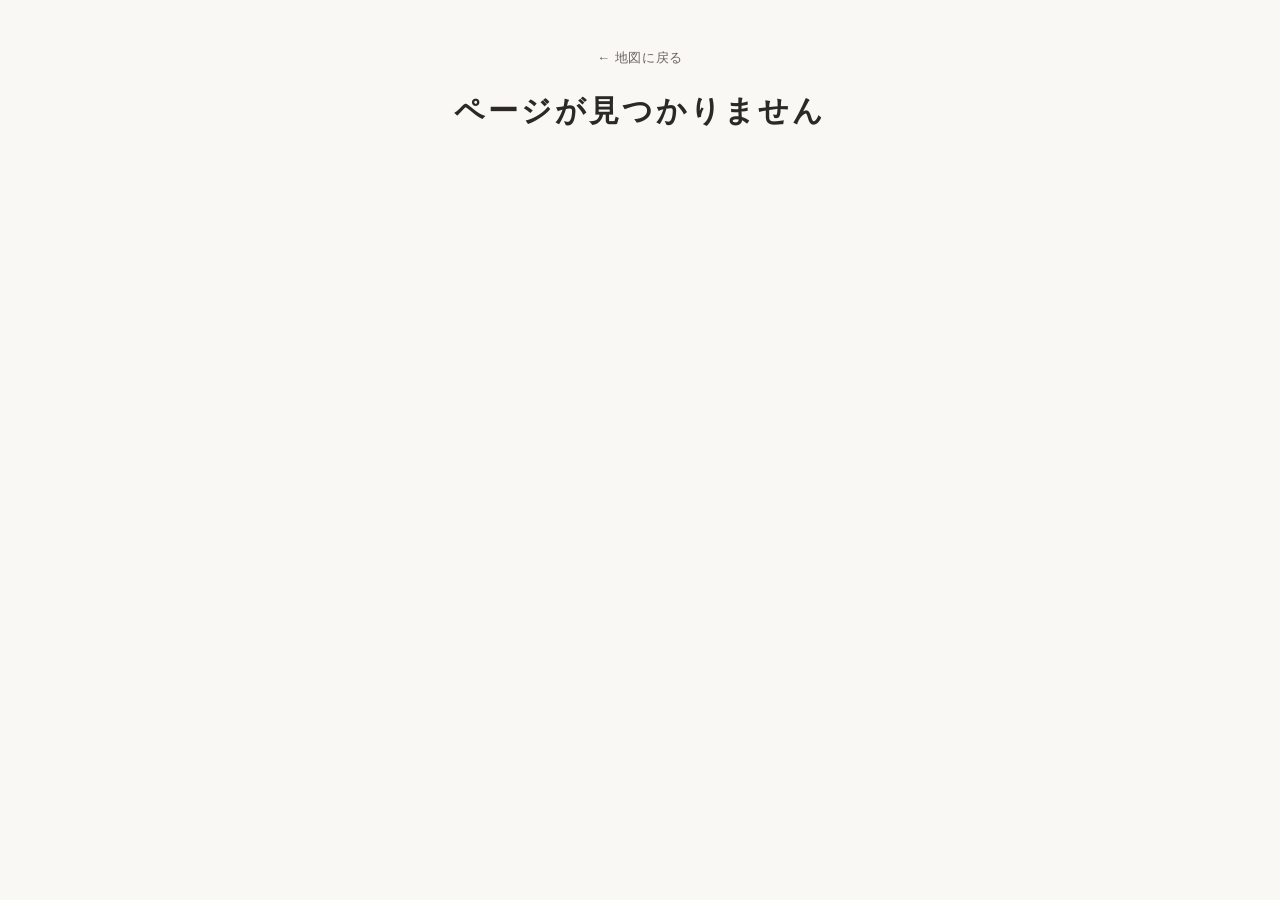
<file: gallery.html>
<!DOCTYPE html>
<html lang="ja">
<head>
<meta charset="UTF-8">
<meta name="viewport" content="width=device-width, initial-scale=1">
<title>旅の記録</title>
<link rel="stylesheet" href="css/style.css">
</head>
<body>
<div class="page">
  <nav class="breadcrumb"><a href="index.html" id="backLink">← 地図に戻る</a></nav>

  <header class="gallery-title">
    <h1 id="galleryTitle"></h1>
    <span class="romaji" id="galleryRomaji"></span>
  </header>

  <div class="gallery-grid" id="galleryGrid"></div>

  <div class="empty-state" id="emptyState" style="display:none;">
    <p id="emptyStateText">まだ写真はありません。</p>
  </div>
</div>

<div class="lightbox" id="lightbox">
  <button class="close" id="lightboxClose">&times;</button>
  <button class="prev" id="lightboxPrev">&#8249;</button>
  <img id="lightboxImg" alt="">
  <button class="next" id="lightboxNext">&#8250;</button>
  <div class="caption" id="lightboxCaption"></div>
</div>

<script src="js/prefectures.js"></script>
<script src="js/photos.js"></script>
<script src="js/countries.js"></script>
<script src="js/world-photos.js"></script>
<script src="js/gallery.js"></script>
</body>
</html>
</file>
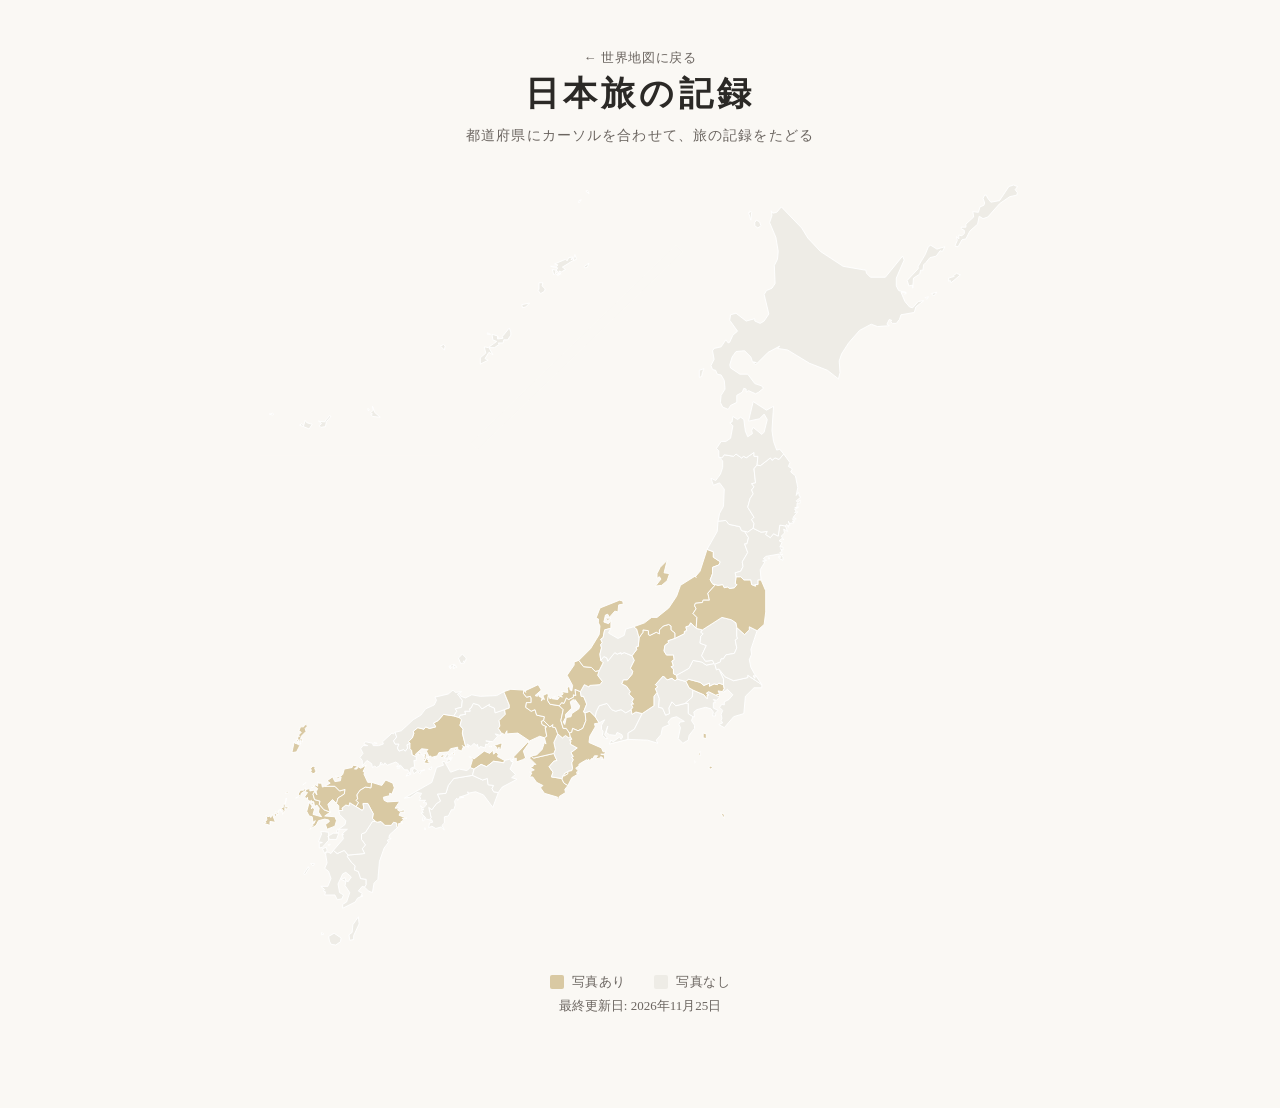
<file: japan.html>
<!DOCTYPE html>
<html lang="ja">
<head>
<meta charset="UTF-8">
<meta name="viewport" content="width=device-width, initial-scale=1">
<title>日本旅の記録</title>
<link rel="stylesheet" href="css/style.css">
</head>
<body>
<div class="page">
  <nav class="breadcrumb"><a href="index.html">← 世界地図に戻る</a></nav>

  <header class="site-header">
    <h1 class="site-title">日本旅の記録</h1>
    <p class="site-subtitle">都道府県にカーソルを合わせて、旅の記録をたどる</p>
  </header>

  <div class="map-wrap">
    <svg class="geolonia-svg-map" viewBox="0 0 1000 1000" xmlns="http://www.w3.org/2000/svg">
  <title>Japanese Prefectures</title>
  <desc>Created by Geolonia (https://geolonia.com/).</desc>
  <g class="svg-map" transform="matrix(1.028807, 0, 0, 1.028807, -47.544239, -28.806583)">
    <g class="prefectures" transform="matrix(1, 0, 0, 1, 6, 18)">
      <g class="okinawa kyushu-okinawa prefecture" data-code="47" stroke-linejoin="round" fill="#EEEEEE" fill-rule="nonzero" stroke="#000000" stroke-width="1.0" transform="translate(52.000000, 193.000000)">
        <title>沖縄 / Okinawa</title>
        <polygon points="4 109 6 110 4 111 0 110"/>
        <polygon points="48 121 55 123 51 129 39 124 42 122 44 125 46 118"/>
        <polygon points="132 113 130 110 132 110 130 108 133 105 132 100 135 108 142 114"/>
        <polygon points="225 23 224 28 219 23 223 21"/>
        <polygon points="73 117 77 112 79 113 73 120 72 126 66 127 64 125 67 122 63 119 71 120"/>
        <polygon points="287 20 291 17 286 15 285 8 292 10 292 14 299 13 298 11 307 0 309 5 309 9 305 15 300 15 299 19 293 19 294 21 288 25 281 25 286 34 281 31 276 39 280 41 270 46 270 38 277 32 275 24 280 25"/>
        <polygon points="127 106 126 103 128 104"/>
        <polygon points="279 8 279 6 283 8"/>
        <polygon points="293 11 294 13 292 12"/>
      </g>
      <g class="kagoshima kyushu kyushu-okinawa prefecture" data-code="46" stroke-linejoin="round" fill="#EEEEEE" fill-rule="nonzero" stroke="#000000" stroke-width="1.0" transform="translate(96.000000, 17.000000)">
        <title>鹿児島 / Kagoshima</title>
        <polygon points="23 949 26 951 23 952"/>
        <polygon points="33 960 32 954 39 950 48 956 47 961 41 965 35 964"/>
        <polygon points="64 953 64 958 59 959 58 952 62 949 63 939 70 929 71 938"/>
        <polygon points="38 844 43 848 52 844 57 850 56 852 61 859 66 864 65 869 70 871 73 880 80 881 80 888 78 891 75 890 70 896 75 899 73 903 76 902 69 905 66 910 50 918 50 913 55 910 59 898 53 889 54 884 48 881 53 879 54 883 57 884 61 878 54 872 50 874 44 887 46 898 51 901 49 906 43 907 40 901 27 901 28 897 25 896 27 894 22 890 31 890 35 880 32 871 27 867 30 860 28 848 31 846 35 848"/>
        <polygon points="31 837 34 836 33 838"/>
        <polygon points="27 848 24 842 29 840 30 844"/>
        <polygon points="4 868 6 865 7 867 2 875 0 874"/>
        <polygon points="12 864 9 861 14 861"/>
        <polygon points="284 149 280 150 279 146 289 144"/>
        <polygon points="301 126 301 118 306 118 305 122 309 126 308 129 303 132 300 128"/>
        <polygon points="363 98 360 99 359 97 365 93"/>
        <polygon points="344 90 331 98 335 101 330 104 327 103 329 107 323 102 325 99 316 97 324 97 325 95 321 94 335 88 337 90 339 86 344 85 342 89 344 87 345 89 347 82 349 88"/>
        <polygon points="324 108 322 106 320 108 318 101 323 102 322 105 328 107 325 109 326 107"/>
        <polygon points="355 12 352 16 352 13"/>
        <polygon points="361 1 363 0 365 4"/>
      </g>
      <g class="miyazaki kyushu kyushu-okinawa prefecture" data-code="45" stroke-linejoin="round" fill="#EEEEEE" fill-rule="nonzero" stroke="#000000" stroke-width="1.0" transform="translate(152.000000, 824.000000)">
        <title>宮崎 / Miyazaki</title>
        <polygon points="36 0 38 1 43 0 48 5 56 5 59 1 63 2 63 7 65 7 54 17 53 21 56 22 52 23 51 25 53 26 47 34 41 51 39 74 34 79 32 91 27 89 22 84 24 81 24 74 17 73 14 64 9 62 10 57 5 52 0 45 1 43 22 41 19 35 23 30 18 23 18 16 23 14 32 0"/>
      </g>
      <g class="oita kyushu kyushu-okinawa prefecture" data-code="44" stroke-linejoin="round" fill="#EEEEEE" fill-rule="nonzero" stroke="#000000" stroke-width="1.0" transform="translate(163.000000, 771.000000)">
        <title>大分 / Oita</title>
        <polygon points="0 34 3 29 0 26 2 24 1 19 5 13 12 9 19 10 20 3 33 7 38 0 47 4 49 10 46 18 43 17 43 20 35 22 36 26 40 28 56 27 50 36 56 36 53 38 56 40 61 38 62 41 57 41 55 45 65 49 59 49 61 51 57 54 60 55 54 56 54 60 52 60 52 55 48 54 45 58 37 58 32 53 27 54 25 53 21 49 22 43 15 30 9 30 10 36 8 39"/>
      </g>
      <g class="kumamoto kyushu kyushu-okinawa prefecture" data-code="43" stroke-linejoin="round" fill="#EEEEEE" fill-rule="nonzero" stroke="#000000" stroke-width="1.0" transform="translate(115.000000, 800.000000)">
        <title>熊本 / kumamoto</title>
        <path d="M8,37 L13,38 L13,48 L5,57 L1,58 L1,52 L5,51 L0,50 L4,40 L3,37 L8,37 Z M20,47 L14,47 L12,43 L19,39 L26,39 L23,47 L20,47 Z M24,34 L26,34 L26,38 L23,38 L24,34 Z M38,67 L33,61 L24,65 L19,61 L32,46 L30,40 L32,41 L31,39 L37,34 L26,34 L34,28 L35,23 L27,15 L26,10 L31,10 L30,7 L35,3 L39,4 L40,0 L48,5 L56,10 L58,7 L57,1 L63,1 L70,14 L69,20 L73,24 L69,24 L60,38 L55,40 L55,47 L60,54 L56,59 L59,65 L38,67 Z"/>
      </g>
      <g class="nagasaki kyushu kyushu-okinawa prefecture" data-code="42" stroke-linejoin="round" fill="#EEEEEE" fill-rule="nonzero" stroke="#000000" stroke-width="1.0" transform="translate(44.000000, 700.000000)">
        <title>長崎 / Nagasaki</title>
        <path d="M53,1 L55,0 L57,2 L54,5 L55,9 L49,15 L48,19 L51,18 L49,22 L51,21 L48,25 L48,20 L46,22 L46,19 L45,22 L42,20 L44,20 L45,15 L47,15 L45,14 L49,10 L46,8 L48,3 L52,3 L53,1 Z M46,29 L43,35 L37,36 L40,22 L41,24 L45,25 L44,22 L45,26 L48,25 L46,29 Z M67,59 L68,61 L64,63 L60,59 L62,59 L61,56 L64,53 L67,55 L66,57 L68,58 L67,59 Z M28,110 L25,115 L26,110 L23,107 L26,106 L26,102 L28,102 L30,94 L28,105 L33,106 L30,108 L28,106 L28,110 Z M24,112 L21,111 L21,109 L23,111 L22,108 L24,112 Z M19,113 L20,110 L19,116 L16,111 L19,113 Z M6,118 L9,117 L10,119 L12,115 L16,125 L9,124 L9,129 L0,126 L1,124 L3,126 L4,125 L2,125 L5,122 L4,116 L6,118 Z M65,80 L62,81 L64,78 L65,80 Z M67,82 L70,84 L67,86 L67,82 Z M29,88 L31,85 L33,87 L29,88 Z M54,76 L51,77 L55,74 L54,76 Z M66,86 L64,89 L66,96 L73,98 L72,102 L78,109 L86,112 L79,117 L92,118 L94,123 L92,130 L82,134 L80,128 L85,124 L84,122 L79,121 L71,123 L68,129 L60,134 L64,129 L63,126 L65,127 L67,123 L64,125 L63,118 L59,117 L56,111 L59,100 L63,104 L62,108 L63,106 L66,108 L64,115 L75,118 L71,112 L72,107 L69,103 L66,105 L65,99 L62,99 L62,97 L58,100 L60,98 L57,96 L57,93 L57,95 L53,93 L57,87 L54,86 L55,83 L60,82 L60,85 L65,84 L66,86 Z M49,88 L48,92 L42,94 L47,91 L45,89 L48,84 L52,84 L54,81 L55,84 L49,88 Z M15,115 L15,113 L18,116 L15,118 L15,115 Z M64,101 L63,104 L62,101 L64,98 L64,101 Z"/>
      </g>
      <g class="saga kyushu kyushu-okinawa prefecture" data-code="41" stroke-linejoin="round" fill="#EEEEEE" fill-rule="nonzero" stroke="#000000" stroke-width="1.0" transform="translate(108.000000, 773.000000)">
        <title>佐賀 / Saga</title>
        <polygon points="15 6 28 6 34 12 41 10 40 16 32 21 30 28 25 23 19 29 22 39 14 36 8 29 9 25 2 23 0 16 2 13 5 17 4 13 6 9 2 6 3 4 6 6 6 0 7 2 11 2 12 7"/>
      </g>
      <g class="fukuoka kyushu kyushu-okinawa prefecture" data-code="40" stroke-linejoin="round" fill="#EEEEEE" fill-rule="nonzero" stroke="#000000" stroke-width="1.0" transform="translate(123.000000, 752.000000)">
        <title>福岡 / Fukuoka</title>
        <polygon points="40 53 32 48 31 52 27 51 22 55 23 58 18 58 18 52 15 49 17 42 25 37 26 31 19 33 13 27 0 27 7 23 3 20 10 15 13 21 20 20 21 15 17 17 14 14 19 15 23 12 25 5 35 3 36 0 42 1 38 5 41 5 43 2 46 4 53 0 49 8 52 10 50 11 55 22 60 22 59 29 52 28 45 32 41 38 42 43 40 45 43 48"/>
      </g>
      <g class="kochi shikoku prefecture" data-code="39" stroke-linejoin="round" fill="#EEEEEE" fill-rule="nonzero" stroke="#000000" stroke-width="1.0" transform="translate(251.000000, 765.000000)">
        <title>高知 / Kochi</title>
        <path d="M61,0 L74,6 L80,4 L81,12 L88,13 L86,17 L88,21 L94,22 L87,41 L75,25 L65,21 L55,23 L55,21 L56,24 L44,28 L50,28 L44,29 L42,32 L41,29 L38,33 L39,38 L37,44 L34,44 L30,52 L25,53 L25,61 L22,64 L25,70 L21,66 L14,68 L9,65 L5,67 L6,61 L10,60 L9,57 L6,57 L8,54 L5,41 L9,44 L15,36 L20,33 L16,24 L27,23 L30,13 L37,4 L61,0 Z M1,69 L0,70 L0,67 L1,69 Z"/>
      </g>
      <g class="ehime shikoku prefecture" data-code="38" stroke-linejoin="round" fill="#EEEEEE" fill-rule="nonzero" stroke="#000000" stroke-width="1.0" transform="translate(225.000000, 737.000000)">
        <title>愛媛 / Ehime</title>
        <path d="M34,21 L31,20 L35,17 L34,21 Z M55,6 L51,6 L55,0 L57,3 L55,6 Z M60,5 L61,5 L60,7 L57,6 L60,5 Z M58,10 L54,12 L55,7 L60,8 L58,10 Z M32,85 L25,83 L25,86 L23,86 L24,81 L27,82 L21,76 L24,76 L22,72 L25,72 L22,71 L23,69 L20,67 L24,70 L28,66 L28,63 L24,63 L27,60 L19,60 L21,57 L19,56 L22,51 L16,50 L8,56 L0,57 L35,37 L41,18 L50,15 L48,11 L51,10 L59,24 L70,20 L80,22 L84,18 L89,20 L87,28 L63,32 L56,41 L53,51 L42,52 L46,61 L41,64 L35,72 L31,69 L34,82 L32,85 Z"/>
      </g>
      <g class="kagawa shikoku prefecture" data-code="37" stroke-linejoin="round" fill="#EEEEEE" fill-rule="nonzero" stroke="#000000" stroke-width="1.0" transform="translate(308.000000, 724.000000)">
        <title>香川 / Kagawa</title>
        <path d="M6,33 L1,31 L4,21 L0,17 L6,20 L19,10 L26,13 L30,9 L31,14 L34,11 L37,14 L36,17 L45,22 L44,25 L31,23 L22,30 L15,27 L6,33 Z M27,5 L25,4 L29,4 L27,5 Z M40,0 L42,0 L40,8 L38,7 L38,5 L35,9 L35,5 L31,3 L40,0 Z"/>
      </g>
      <g class="tokushima shikoku prefecture" data-code="36" stroke-linejoin="round" fill="#EEEEEE" fill-rule="nonzero" stroke="#000000" stroke-width="1.0" transform="translate(312.000000, 744.000000)">
        <title>徳島 / Tokushima</title>
        <path d="M50,2 L52,0 L51,4 L50,2 Z M41,2 L49,0 L49,3 L52,4 L48,13 L55,20 L50,24 L57,26 L38,36 L33,43 L27,42 L25,38 L27,34 L20,33 L19,25 L13,27 L0,21 L2,13 L11,7 L18,10 L27,3 L40,5 L41,2 Z"/>
      </g>
      <g class="yamaguchi chugoku prefecture" data-code="35" stroke-linejoin="round" fill="#EEEEEE" fill-rule="nonzero" stroke="#000000" stroke-width="1.0" transform="translate(168.000000, 710.000000)">
        <title>山口 / Yamaguchi</title>
        <path d="M45,0 L47,6 L43,11 L45,15 L50,15 L48,20 L50,24 L56,22 L58,24 L61,20 L60,16 L64,14 L64,21 L66,23 L67,29 L72,31 L72,36 L69,36 L70,44 L65,46 L65,54 L61,48 L57,48 L52,42 L47,44 L50,41 L46,38 L35,42 L32,39 L30,42 L29,40 L27,42 L27,38 L25,43 L21,45 L19,43 L16,45 L15,40 L9,36 L3,43 L3,36 L0,32 L4,27 L1,21 L4,17 L10,17 L5,15 L7,12 L16,14 L17,17 L24,17 L30,15 L29,12 L41,1 L43,2 L45,0 Z M64,54 L59,56 L62,52 L64,54 Z M75,50 L83,48 L78,50 L77,53 L73,50 L69,53 L67,48 L70,46 L75,50 Z M18,15 L18,13 L22,14 L18,15 Z M51,46 L48,46 L51,43 L51,46 Z"/>
      </g>
      <g class="hiroshima chugoku prefecture" data-code="34" stroke-linejoin="round" fill="#EEEEEE" fill-rule="nonzero" stroke="#000000" stroke-width="1.0" transform="translate(230.000000, 687.000000)">
        <title>広島 / Hiroshima</title>
        <path d="M73,40 L72,42 L69,40 L72,43 L70,42 L68,47 L63,45 L63,42 L54,44 L51,48 L39,49 L37,53 L30,55 L28,53 L25,56 L26,53 L23,47 L25,45 L17,44 L9,51 L10,54 L5,52 L4,46 L2,44 L2,37 L0,35 L5,30 L7,24 L6,22 L12,17 L20,19 L22,16 L27,18 L35,16 L32,11 L38,8 L45,0 L58,2 L65,4 L68,7 L66,14 L70,19 L69,24 L73,40 Z M45,53 L43,56 L41,53 L46,51 L45,53 Z M21,54 L20,50 L23,51 L22,59 L19,59 L21,56 L17,51 L21,54 Z M15,48 L16,50 L12,52 L15,48 Z M35,57 L33,56 L36,56 L35,57 Z M24,58 L26,58 L25,61 L28,61 L26,63 L20,62 L23,56 L26,56 L24,58 Z M59,49 L59,52 L56,49 L59,49 Z M57,50 L53,52 L54,50 L57,50 Z M60,44 L62,45 L59,47 L60,44 Z"/>
      </g>
      <g class="okayama chugoku prefecture" data-code="33" stroke-linejoin="round" fill="#EEEEEE" fill-rule="nonzero" stroke="#000000" stroke-width="1.0" transform="translate(295.000000, 673.000000)">
        <title>岡山 / Okayama</title>
        <polygon points="58 8 59 14 51 22 52 29 50 32 54 38 53 41 46 39 49 42 43 49 34 48 39 49 36 53 34 52 33 57 27 55 25 58 23 52 23 55 19 51 15 55 10 52 12 56 8 54 4 38 5 33 1 28 3 21 0 18 1 15 8 14 7 10 14 10 13 7 15 6 18 0 25 2 29 7 39 1 38 3 45 6 46 12"/>
      </g>
      <g class="shimane chugoku prefecture" data-code="32" stroke-linejoin="round" fill="#EEEEEE" fill-rule="nonzero" stroke="#000000" stroke-width="1.0" transform="translate(211.000000, 610.000000)">
        <title>島根 / Shimane</title>
        <path d="M74,14 L78,13 L75,17 L72,15 L73,19 L71,16 L74,14 Z M79,16 L77,19 L77,15 L79,14 L81,17 L79,16 Z M83,5 L88,0 L93,5 L92,9 L89,9 L91,11 L86,12 L83,5 Z M2,100 L10,98 L25,84 L35,78 L41,70 L52,65 L55,59 L53,55 L70,51 L76,46 L79,49 L87,48 L84,50 L82,51 L88,59 L87,68 L79,70 L81,73 L77,79 L64,77 L57,85 L51,88 L54,93 L46,95 L41,93 L39,96 L31,94 L25,99 L26,101 L24,107 L19,112 L21,114 L17,116 L18,120 L15,124 L13,122 L7,124 L5,120 L7,115 L2,115 L0,111 L4,106 L2,100 Z"/>
      </g>
      <g class="tottori chugoku prefecture" data-code="31" stroke-linejoin="round" fill="#EEEEEE" fill-rule="nonzero" stroke="#000000" stroke-width="1.0" transform="translate(288.000000, 658.000000)">
        <title>鳥取 / Tottori</title>
        <polygon points="7 33 0 31 4 25 2 22 10 20 11 11 5 3 7 2 9 6 15 8 23 4 34 6 55 5 64 0 71 17 71 21 65 23 53 27 52 21 45 18 46 16 36 22 32 17 25 15 22 21 20 22 21 25 14 25 15 29 8 30"/>
      </g>
      <g class="wakayama kinki prefecture" data-code="30" stroke-linejoin="round" fill="#EEEEEE" fill-rule="nonzero" stroke="#000000" stroke-width="1.0" transform="translate(385.000000, 737.000000)">
        <title>和歌山 / Wakayama</title>
        <path d="M41,32 L44,38 L49,41 L45,46 L46,50 L38,55 L37,59 L35,59 L36,56 L19,51 L14,44 L17,41 L9,37 L4,30 L0,30 L3,25 L0,24 L6,21 L1,18 L5,16 L4,14 L8,14 L0,6 L2,3 L5,6 L31,0 L35,9 L31,10 L25,17 L30,24 L28,30 L41,32 Z M49,23 L49,26 L44,29 L44,26 L49,23 Z"/>
      </g>
      <g class="nara kinki prefecture" data-code="29" stroke-linejoin="round" fill="#EEEEEE" fill-rule="nonzero" stroke="#000000" stroke-width="1.0" transform="translate(410.000000, 712.000000)">
        <title>奈良 / Nara</title>
        <polygon points="24 48 19 51 19 54 17 54 17 57 16 57 3 55 5 49 0 42 6 35 10 34 6 25 8 20 6 11 11 0 17 5 21 2 25 5 27 3 29 7 26 8 28 9 27 13 36 18 28 24 31 29 29 30 31 33 29 37 30 44 29 47"/>
      </g>
      <g class="hyogo kinki prefecture" data-code="28" stroke-linejoin="round" fill="#EEEEEE" fill-rule="nonzero" stroke="#000000" stroke-width="1.0" transform="translate(345.000000, 655.000000)">
        <title>兵庫 / Hyogo</title>
        <path d="M31,90 L23,93 L23,88 L20,89 L20,86 L38,67 L39,69 L32,79 L35,88 L31,90 Z M3,59 L4,56 L0,50 L2,47 L1,40 L9,32 L8,26 L14,24 L14,20 L7,3 L16,0 L33,1 L32,5 L36,10 L41,9 L42,11 L42,17 L36,17 L35,23 L42,28 L47,26 L49,33 L59,35 L58,40 L55,41 L56,45 L62,48 L60,49 L62,60 L59,62 L53,60 L40,66 L25,56 L11,57 L11,53 L8,58 L5,56 L3,59 Z"/>
      </g>
      <g class="osaka kinki prefecture" data-code="27" stroke-linejoin="round" fill="#EEEEEE" fill-rule="nonzero" stroke="#000000" stroke-width="1.0" transform="translate(387.000000, 695.000000)">
        <title>大阪 / Osaka</title>
        <polygon points="16 0 24 8 28 5 27 8 31 9 34 17 29 28 31 37 29 42 3 48 0 45 7 44 14 37 17 28 19 30 17 22 20 20 18 9 20 8 14 5 13 1"/>
      </g>
      <g class="kyoto kinki prefecture" data-code="26" stroke-linejoin="round" fill="#EEEEEE" fill-rule="nonzero" stroke="#000000" stroke-width="1.0" transform="translate(377.000000, 649.000000)">
        <title>京都 / Kyoto</title>
        <polygon points="44 63 41 55 37 54 38 51 34 54 26 46 27 41 17 39 15 32 10 34 3 29 4 23 10 23 10 17 9 15 4 16 0 11 1 7 3 10 2 8 19 0 23 7 15 14 18 15 20 11 20 15 24 17 23 21 25 18 27 19 25 14 31 11 32 14 31 20 34 25 46 27 51 32 48 46 51 56 55 56 59 62 60 66 58 68 54 65 50 68"/>
      </g>
      <g class="shiga kinki prefecture" data-code="25" stroke-linejoin="round" fill="#EEEEEE" fill-rule="nonzero" stroke="#000000" stroke-width="1.0" transform="translate(423.000000, 655.000000)">
        <title>滋賀 / Shiga</title>
        <path d="M20,0 L27,3 L28,9 L31,9 L34,16 L35,19 L31,29 L33,30 L34,40 L30,50 L24,53 L17,50 L16,55 L13,56 L9,50 L5,50 L2,40 L5,26 L0,21 L3,17 L6,18 L9,11 L12,13 L18,10 L18,7 L21,8 L20,0 Z M20,13 L20,16 L18,13 L14,16 L16,24 L8,32 L8,36 L5,42 L7,45 L9,36 L15,35 L16,31 L25,25 L26,21 L20,13 Z"/>
      </g>
      <g class="mie kinki prefecture" data-code="24" stroke-linejoin="round" fill="#EEEEEE" fill-rule="nonzero" stroke="#000000" stroke-width="1.0" transform="translate(426.000000, 683.000000)">
        <title>三重 / Mie</title>
        <polygon points="8 95 3 92 0 86 1 86 1 83 3 83 8 80 8 77 13 76 14 73 13 66 15 62 13 59 15 58 12 53 20 47 11 42 12 38 10 37 13 36 11 32 10 28 13 27 14 22 21 25 27 22 31 12 30 2 36 0 43 7 48 15 42 16 43 20 36 32 35 40 51 47 53 52 56 51 55 55 50 55 55 56 55 61 51 62 53 60 50 58 49 60 43 61 46 57 42 57 39 62 39 60 36 63 34 61 34 64 32 62 25 66 22 68 23 73 21 72 22 70 18 73 22 77 20 77 22 80 19 78 20 81 13 85"/>
      </g>
      <g class="aichi chubu prefecture" data-code="23" stroke-linejoin="round" fill="#EEEEEE" fill-rule="nonzero" stroke="#000000" stroke-width="1.0" transform="translate(469.000000, 673.000000)">
        <title>愛知 / Aichi</title>
        <polygon points="42 46 18 52 20 47 23 49 31 43 33 46 35 43 34 40 28 37 26 41 18 40 14 37 16 29 12 40 16 45 13 45 9 41 10 36 8 33 8 28 12 21 5 25 0 17 1 11 5 3 15 0 21 8 26 10 33 8 39 12 46 8 47 14 52 11 60 13 50 33 42 38"/>
      </g>
      <g class="shizuoka chubu prefecture" data-code="22" stroke-linejoin="round" fill="#EEEEEE" fill-rule="nonzero" stroke="#000000" stroke-width="1.0" transform="translate(511.000000, 659.000000)">
        <title>静岡 / Shizuoka</title>
        <polygon points="73 14 77 14 77 27 83 31 81 36 85 42 85 46 78 55 77 61 70 65 64 59 67 45 65 41 66 38 72 37 62 31 55 33 51 38 53 41 44 45 42 54 36 61 38 65 25 61 0 60 0 52 8 47 18 27 33 17 33 5 37 0 40 8 39 19 44 20 48 29 53 27 52 20 56 12 61 17"/>
      </g>
      <g class="gifu chubu prefecture" data-code="21" stroke-linejoin="round" fill="#EEEEEE" fill-rule="nonzero" stroke="#000000" stroke-width="1.0" transform="translate(450.000000, 608.000000)">
        <title>岐阜 / Gifu</title>
        <polygon points="66 4 69 10 64 20 67 24 66 28 60 35 55 35 53 40 59 43 64 50 62 53 68 59 66 63 68 66 65 66 67 70 65 73 58 77 52 73 45 75 40 73 34 65 24 68 20 76 19 82 12 75 6 77 4 76 8 66 7 63 4 56 1 56 0 50 5 41 11 44 12 42 25 41 28 37 22 29 24 23 29 13 26 10 30 5 34 7 35 11 44 0 47 2 52 0 52 2 56 0"/>
      </g>
      <g class="nagano chubu prefecture" data-code="20" stroke-linejoin="round" fill="#EEEEEE" fill-rule="nonzero" stroke="#000000" stroke-width="1.0" transform="translate(503.000000, 572.000000)">
        <title>長野 / Nagano</title>
        <polygon points="68 18 59 21 60 23 55 27 54 34 57 39 66 39 67 45 64 47 66 53 63 54 66 57 66 63 70 65 71 70 68 72 64 69 58 71 53 66 43 77 46 80 43 82 45 87 41 92 41 104 26 114 18 112 13 115 12 109 14 106 12 102 15 102 13 99 15 95 9 89 11 86 6 79 0 76 2 71 7 71 13 64 14 60 11 56 16 46 13 40 19 32 18 29 21 28 22 17 27 10 27 7 34 8 34 13 36 14 44 10 48 12 48 7 53 2 60 0 63 2 63 7 68 11"/>
      </g>
      <g class="yamanashi chubu prefecture" data-code="19" stroke-linejoin="round" fill="#EEEEEE" fill-rule="nonzero" stroke="#000000" stroke-width="1.0" transform="translate(546.000000, 638.000000)">
        <title>山梨 / Yamanashi</title>
        <polygon points="2 21 0 16 3 14 0 11 10 0 15 5 21 3 25 6 28 4 39 7 43 15 48 18 47 27 38 35 26 38 21 33 17 41 18 48 13 50 9 41 4 40 5 29"/>
      </g>
      <g class="fukui chubu prefecture" data-code="18" stroke-linejoin="round" fill="#EEEEEE" fill-rule="nonzero" stroke="#000000" stroke-width="1.0" transform="translate(408.000000, 618.000000)">
        <title>福井 / Fukui</title>
        <polygon points="40 0 46 8 56 9 61 14 66 13 64 19 70 27 67 31 54 32 53 34 47 31 42 40 35 37 36 45 33 44 33 47 27 50 24 48 21 55 18 54 15 58 3 56 0 51 1 45 3 49 10 46 6 49 13 50 15 47 13 48 13 45 19 47 17 45 20 43 18 40 26 41 25 35 28 33 29 38 31 39 32 32 25 19 34 6 34 2"/>
      </g>
      <g class="ishikawa chubu prefecture" data-code="17" stroke-linejoin="round" fill="#EEEEEE" fill-rule="nonzero" stroke="#000000" stroke-width="1.0" transform="translate(448.000000, 541.000000)">
        <title>石川 / Ishikawa</title>
        <path d="M37,26 L34,23 L41,23 L37,26 Z M28,77 L31,80 L26,90 L21,91 L16,86 L6,85 L0,77 L15,62 L26,44 L27,33 L25,29 L25,24 L22,23 L27,10 L52,0 L56,1 L57,5 L51,6 L50,15 L46,14 L39,22 L37,18 L34,19 L32,28 L38,30 L41,26 L41,36 L33,38 L31,48 L28,50 L30,54 L28,57 L29,61 L27,69 L28,77 Z"/>
      </g>
      <g class="toyama chubu prefecture" data-code="16" stroke-linejoin="round" fill="#EEEEEE" fill-rule="nonzero" stroke="#000000" stroke-width="1.0" transform="translate(475.000000, 575.000000)">
        <title>富山 / Toyama</title>
        <polygon points="41 37 31 33 27 35 27 33 22 35 19 33 10 44 9 40 5 38 1 43 0 35 2 27 1 23 3 20 1 16 4 14 6 4 14 2 11 8 23 15 31 11 33 3 43 0 47 3 50 14 49 25 46 26 47 29"/>
      </g>
      <g class="niigata chubu prefecture" data-code="15" stroke-linejoin="round" fill="#EEEEEE" fill-rule="nonzero" stroke="#000000" stroke-width="1.0" transform="translate(518.000000, 476.000000)">
        <title>新潟 / Niigata</title>
        <path d="M7,113 L4,102 L0,99 L14,94 L23,87 L30,87 L45,75 L55,60 L60,46 L79,34 L80,36 L79,35 L85,28 L94,0 L102,3 L102,10 L111,16 L109,20 L101,23 L101,31 L98,39 L101,44 L104,46 L95,56 L97,65 L89,65 L88,68 L79,69 L78,72 L80,76 L76,82 L81,87 L80,101 L73,94 L71,98 L67,99 L68,104 L65,105 L65,108 L53,114 L53,107 L48,103 L48,98 L45,96 L38,98 L33,103 L33,108 L29,106 L21,110 L19,109 L19,104 L12,103 L12,106 L7,113 Z M36,46 L28,47 L35,38 L33,35 L30,37 L30,31 L34,23 L43,14 L39,30 L46,31 L43,40 L36,46 Z"/>
      </g>
      <g class="kanagawa kanto prefecture" data-code="14" stroke-linejoin="round" fill="#EEEEEE" fill-rule="nonzero" stroke="#000000" stroke-width="1.0" transform="translate(584.000000, 656.000000)">
        <title>神奈川 / Kanagawa</title>
        <polygon points="10 0 24 6 28 11 28 6 30 6 27 4 30 2 44 9 40 13 36 12 39 16 36 16 36 23 42 26 38 30 39 33 35 33 36 28 33 24 26 22 15 25 11 28 12 34 10 34 4 30 4 17 0 17 9 9"/>
      </g>
      <g class="tokyo kanto prefecture" data-code="13" stroke-linejoin="round" fill="#EEEEEE" fill-rule="nonzero" stroke="#000000" stroke-width="1.0" transform="translate(585.000000, 642.000000)">
        <title>東京 / Tokyo</title>
        <path d="M49,173 L49,178 L44,171 L49,173 Z M34,113 L32,115 L29,114 L31,111 L34,113 Z M11,104 L13,106 L11,107 L11,104 Z M18,98 L16,96 L18,92 L18,98 Z M22,75 L22,69 L26,70 L26,76 L22,75 Z M48,7 L49,12 L47,16 L41,15 L43,19 L39,20 L43,20 L43,23 L29,16 L26,18 L29,20 L27,20 L27,25 L23,20 L9,14 L4,11 L0,3 L3,0 L18,4 L23,8 L30,5 L30,9 L36,6 L40,7 L42,5 L48,7 Z"/>
      </g>
      <g class="chiba kanto prefecture" data-code="12" stroke-linejoin="round" fill="#EEEEEE" fill-rule="nonzero" stroke="#000000" stroke-width="1.0" transform="translate(627.000000, 629.000000)">
        <title>千葉 / Chiba</title>
        <polygon points="5 29 7 25 6 20 6 13 0 0 8 10 19 15 37 11 37 8 55 20 55 24 45 24 34 35 32 57 19 61 7 75 0 71 5 69 3 66 4 63 3 58 5 53 1 49 4 45 7 46 7 42 13 39 18 33 11 26 6 30"/>
      </g>
      <g class="saitama kanto prefecture" data-code="11" stroke-linejoin="round" fill="#EEEEEE" fill-rule="nonzero" stroke="#000000" stroke-width="1.0" transform="translate(573.000000, 618.000000)">
        <title>埼玉 / Saitama</title>
        <polygon points="48 4 49 5 51 12 54 11 54 11 60 24 60 31 54 29 52 31 48 30 42 33 42 29 35 32 30 28 15 24 12 27 1 24 0 19 16 10 21 0 32 2 38 6"/>
      </g>
      <g class="gunma kanto prefecture" data-code="10" stroke-linejoin="round" fill="#EEEEEE" fill-rule="nonzero" stroke="#000000" stroke-width="1.0" transform="translate(557.000000, 570.000000)">
        <title>群馬 / Gunma</title>
        <polygon points="64 52 54 54 48 50 37 48 32 58 16 67 12 65 12 59 9 56 12 55 10 49 13 47 12 41 3 41 0 36 1 29 6 25 5 23 14 20 26 14 26 11 29 10 28 5 32 4 34 0 41 7 49 9 47 12 50 14 47 17 46 26 54 29 48 42 53 49 62 48"/>
      </g>
      <g class="tochigi kanto prefecture" data-code="9" stroke-linejoin="round" fill="#EEEEEE" fill-rule="nonzero" stroke="#000000" stroke-width="1.0" transform="translate(603.000000, 563.000000)">
        <title>栃木 / Tochigi</title>
        <polygon points="19 60 18 59 16 55 7 56 2 49 8 36 0 33 1 24 4 21 1 19 3 16 28 0 40 3 46 7 47 13 47 24 48 27 45 29 47 39 44 46 33 48 30 53 27 53 26 57"/>
      </g>
      <g class="ibaraki kanto prefecture" data-code="8" stroke-linejoin="round" fill="#EEEEEE" fill-rule="nonzero" stroke="#000000" stroke-width="1.0" transform="translate(622.000000, 575.000000)">
        <title>茨城 / Ibaraki</title>
        <polygon points="5 54 5 54 2 55 0 48 7 45 8 41 11 41 14 36 25 34 28 27 26 17 29 15 28 12 28 1 38 10 44 4 44 0 54 5 46 29 47 35 44 42 46 52 51 61 49 63 51 66 52 62 60 74 42 62 42 65 24 69 13 64"/>
      </g>
      <g class="fukushima tohoku prefecture" data-code="7" stroke-linejoin="round" fill="#EEEEEE" fill-rule="nonzero" stroke="#000000" stroke-width="1.0" transform="translate(594.000000, 511.000000)">
        <title>福島 / Fukushima</title>
        <polygon points="82 69 72 64 72 68 66 74 56 65 55 59 49 55 37 52 12 68 4 66 5 52 0 47 4 41 2 37 3 34 12 33 13 30 21 30 19 21 28 11 25 9 32 11 38 10 40 14 44 13 47 15 53 14 56 10 54 9 55 0 61 0 65 4 74 4 75 10 80 12 79 10 83 10 83 4 87 4 93 18 93 45 91 61"/>
      </g>
      <g class="yamagata tohoku prefecture" data-code="6" stroke-linejoin="round" fill="#EEEEEE" fill-rule="nonzero" stroke="#000000" stroke-width="1.0" transform="translate(612.000000, 439.000000)">
        <title>山形 / Yamagata</title>
        <polygon points="14 1 24 0 28 5 42 8 44 13 48 14 53 22 51 30 48 30 52 41 45 53 46 59 43 65 36 67 37 72 36 81 38 82 35 86 29 87 26 85 22 86 20 82 14 83 7 81 4 76 7 68 7 60 15 57 17 53 8 47 8 40 0 37 13 14"/>
      </g>
      <g class="akita tohoku prefecture" data-code="5" stroke-linejoin="round" fill="#EEEEEE" fill-rule="nonzero" stroke="#000000" stroke-width="1.0" transform="translate(617.000000, 352.000000)">
        <title>秋田 / Akita</title>
        <polygon points="54 97 47 102 43 101 39 100 37 95 23 92 19 87 9 88 11 78 16 69 17 47 11 39 3 42 0 33 6 36 12 28 15 19 15 11 10 6 14 7 17 3 29 5 32 2 39 7 42 5 45 7 55 0 55 5 60 5 59 16 55 21 57 39 52 40 55 44 52 48 54 53 50 59 47 70 55 83 52 86 55 91"/>
      </g>
      <g class="miyagi tohoku prefecture" data-code="4" stroke-linejoin="round" fill="#EEEEEE" fill-rule="nonzero" stroke="#000000" stroke-width="1.0" transform="translate(648.000000, 445.000000)">
        <title>宮城 / Miyagi</title>
        <path d="M33,70 L29,70 L29,76 L25,76 L26,78 L21,76 L20,70 L11,70 L7,66 L1,66 L0,61 L7,59 L10,53 L9,47 L16,35 L12,24 L15,24 L17,16 L12,8 L16,9 L23,4 L33,9 L41,8 L39,12 L45,16 L49,11 L55,14 L57,0 L64,1 L67,8 L62,5 L63,10 L59,14 L62,19 L60,17 L56,20 L60,22 L57,28 L61,28 L61,32 L58,30 L60,34 L57,35 L58,38 L61,37 L59,39 L61,41 L61,45 L57,43 L58,40 L55,41 L57,39 L56,37 L39,40 L36,43 L40,45 L35,46 L38,47 L32,57 L33,70 Z M43,41 L44,43 L42,43 L43,41 Z"/>
      </g>
      <g class="iwate tohoku prefecture" data-code="3" stroke-linejoin="round" fill="#EEEEEE" fill-rule="nonzero" stroke="#000000" stroke-width="1.0" transform="translate(664.000000, 354.000000)">
        <title>岩手 / Iwate</title>
        <polygon points="48 92 41 91 39 105 33 102 29 107 23 103 25 99 17 100 7 95 8 89 5 84 8 81 0 68 3 57 7 51 5 46 8 42 5 38 10 37 8 19 12 14 16 15 29 5 31 8 35 5 40 7 46 0 54 11 52 16 57 19 55 23 61 28 64 43 62 53 65 49 66 54 68 55 62 60 64 62 67 59 67 63 63 63 63 68 60 69 65 68 60 71 62 73 60 75 64 74 58 81 62 83 57 83 60 86 57 86 59 88 53 89 52 86 54 91 52 91 52 94 50 90"/>
      </g>
      <g class="aomori tohoku prefecture" data-code="2" stroke-linejoin="round" fill="#EEEEEE" fill-rule="nonzero" stroke="#000000" stroke-width="1.0" transform="translate(624.000000, 287.000000)">
        <title>青森 / Aomori</title>
        <polygon points="3 71 3 63 0 60 6 51 12 51 18 47 21 31 17 27 20 26 21 19 27 23 31 20 35 23 37 38 40 45 46 41 45 37 47 33 58 42 61 39 65 23 61 16 55 22 41 25 47 0 64 11 73 6 71 37 73 51 77 62 81 61 86 67 80 74 75 72 71 75 69 72 56 82 52 81 53 70 48 70 48 65 38 72 35 70 32 72 25 67 22 70 10 68 7 72"/>
      </g>
      <g class="hokkaido prefecture" data-code="1" stroke-linejoin="round" fill="#EEEEEE" fill-rule="nonzero" stroke="#000000" stroke-width="1.0" transform="translate(602.000000, 10.000000)">
        <title>北海道 / Hokkaido</title>
        <path d="M4,240 L3,245 L0,246 L0,237 L6,235 L4,240 Z M33,261 L32,250 L28,243 L23,242 L21,237 L17,236 L15,231 L19,223 L17,212 L19,209 L28,207 L34,198 L37,202 L39,201 L43,192 L49,187 L39,173 L40,166 L47,164 L60,174 L71,171 L71,174 L78,177 L83,174 L89,165 L83,140 L86,135 L93,132 L97,126 L96,103 L100,95 L101,85 L98,67 L90,48 L93,39 L92,33 L94,36 L99,35 L105,28 L131,55 L139,68 L155,85 L184,104 L213,109 L214,113 L219,118 L238,118 L260,91 L262,96 L252,119 L252,129 L255,135 L265,138 L263,140 L264,137 L258,137 L263,149 L269,156 L273,157 L280,149 L287,148 L277,156 L275,163 L258,166 L256,172 L252,177 L247,177 L245,175 L246,173 L243,172 L240,178 L243,180 L228,181 L220,178 L205,186 L191,202 L182,216 L179,225 L180,240 L178,248 L164,237 L141,228 L113,211 L100,209 L103,206 L88,214 L72,230 L69,227 L73,227 L68,226 L66,220 L58,212 L47,213 L42,220 L39,230 L40,234 L52,242 L62,242 L71,254 L80,257 L82,260 L76,265 L72,267 L63,263 L60,265 L60,261 L57,260 L55,265 L48,269 L48,278 L40,282 L37,287 L30,284 L27,278 L28,269 L33,261 Z M71,48 L73,45 L77,47 L79,52 L75,55 L71,52 L71,48 Z M65,35 L65,33 L67,35 L66,45 L63,35 L65,35 Z M369,17 L367,13 L365,13 L363,17 L365,23 L364,26 L359,28 L357,35 L350,34 L351,41 L341,50 L341,54 L335,54 L335,56 L339,58 L339,62 L336,65 L332,64 L332,69 L329,66 L330,71 L327,78 L331,79 L336,70 L341,69 L346,59 L356,50 L358,40 L363,43 L369,41 L384,24 L397,15 L406,13 L407,10 L404,6 L407,2 L402,0 L396,2 L384,20 L373,22 L369,17 Z M290,99 L295,93 L303,91 L308,84 L311,85 L314,79 L304,82 L296,77 L293,79 L289,89 L280,104 L280,107 L266,122 L268,129 L273,128 L273,132 L274,119 L282,114 L283,109 L286,109 L287,102 L290,99 Z M322,125 L334,115 L329,113 L325,116 L326,117 L319,119 L319,123 L321,122 L322,125 Z M300,142 L304,137 L297,139 L300,142 Z M291,146 L293,143 L289,144 L291,146 Z"/>
      </g>
    </g>
    <g class="boundary-line" stroke="#EEEEEE" stroke-width="12" stroke-linejoin="round" style="">
      <line x1="320.227" y1="361.996" x2="582.351" y2="109.378" style=""/>
      <line x1="277.337" y1="380.162" x2="46.213" y2="380.162" style=""/>
    </g>
  </g>
</svg>

    <div class="map-tooltip" id="mapTooltip"></div>
  </div>

  <div class="legend">
    <span class="legend-item"><span class="legend-swatch visited"></span>写真あり</span>
    <span class="legend-item"><span class="legend-swatch unvisited"></span>写真なし</span>
  </div>
  <p class="stats" id="lastUpdated"></p>

  <div class="mobile-list" id="mobilePrefList"></div>
</div>

<script src="js/prefectures.js"></script>
<script src="js/photos.js"></script>
<script src="js/last-updated.js"></script>
<script src="js/map.js"></script>
</body>
</html>
</file>
<file: css/style.css>
:root {
  --bg: #faf8f4;
  --ink: #2b2926;
  --ink-soft: #6b6560;
  --accent: #c1573a;
  --accent-soft: #e8b9a8;
  --line: #ddd6cc;
  --visited-fill: #d9c9a3;
  --visited-hover: #c1573a;
  --unvisited-fill: #eeece6;
  --unvisited-hover: #d8d2c4;
}

* {
  box-sizing: border-box;
}

html, body {
  margin: 0;
  padding: 0;
}

body {
  background: var(--bg);
  color: var(--ink);
  font-family: "Hiragino Mincho ProN", "Yu Mincho", "YuMincho", serif;
}

.page {
  max-width: 1100px;
  margin: 0 auto;
  padding: 48px 32px 80px;
}

/* ---------- ヘッダー ---------- */

.site-header {
  text-align: center;
  margin-bottom: 8px;
}

.site-title {
  font-size: 34px;
  letter-spacing: 0.12em;
  margin: 0;
  font-weight: 600;
}

.site-subtitle {
  color: var(--ink-soft);
  font-size: 14px;
  letter-spacing: 0.08em;
  margin-top: 10px;
}

/* ---------- 地図ページ ---------- */

.map-wrap {
  position: relative;
  margin: 40px auto 0;
  max-width: 760px;
}

.map-wrap.world-map-wrap {
  max-width: 900px;
}

.map-wrap svg {
  width: 100%;
  height: auto;
  display: block;
  overflow: visible;
}

.geolonia-svg-map .prefecture polygon,
.geolonia-svg-map .prefecture path {
  stroke: #ffffff;
  stroke-width: 1.2;
  fill: var(--unvisited-fill);
  transition: fill 0.15s ease;
  cursor: pointer;
}

.geolonia-svg-map .prefecture.has-photos polygon,
.geolonia-svg-map .prefecture.has-photos path {
  fill: var(--visited-fill);
}

.geolonia-svg-map .prefecture:hover polygon,
.geolonia-svg-map .prefecture:hover path {
  fill: var(--unvisited-hover);
}

.geolonia-svg-map .prefecture.has-photos:hover polygon,
.geolonia-svg-map .prefecture.has-photos:hover path {
  fill: var(--visited-hover);
}

.geolonia-svg-map .boundary-line line {
  stroke: var(--bg);
}

.world-svg .country,
.world-svg .country path {
  stroke: #ffffff;
  stroke-width: 0.5;
  fill: var(--unvisited-fill);
  transition: fill 0.15s ease;
  cursor: pointer;
}

.world-svg .country.has-photos,
.world-svg .country.has-photos path {
  fill: var(--visited-fill);
}

.world-svg .country:hover,
.world-svg .country:hover path {
  fill: var(--unvisited-hover);
}

.world-svg .country.has-photos:hover,
.world-svg .country.has-photos:hover path {
  fill: var(--visited-hover);
}

.map-tooltip {
  position: fixed;
  pointer-events: none;
  background: var(--ink);
  color: #fff;
  padding: 6px 12px;
  font-size: 13px;
  letter-spacing: 0.05em;
  border-radius: 3px;
  transform: translate(-50%, -130%);
  white-space: nowrap;
  opacity: 0;
  transition: opacity 0.1s ease;
  z-index: 20;
}

.map-tooltip.visible {
  opacity: 1;
}

.map-tooltip .count {
  color: var(--accent-soft);
  margin-left: 6px;
}

.legend {
  display: flex;
  justify-content: center;
  gap: 28px;
  margin-top: 28px;
  font-size: 13px;
  color: var(--ink-soft);
  letter-spacing: 0.04em;
}

.legend-item {
  display: flex;
  align-items: center;
  gap: 8px;
}

.legend-swatch {
  width: 14px;
  height: 14px;
  border-radius: 2px;
  display: inline-block;
}

.legend-swatch.visited {
  background: var(--visited-fill);
}

.legend-swatch.unvisited {
  background: var(--unvisited-fill);
}

.stats {
  text-align: center;
  margin-top: 6px;
  color: var(--ink-soft);
  font-size: 13px;
}

/* ---------- モバイル用の一覧（地図がタップしづらいための代替導線） ---------- */

.mobile-list {
  display: none;
}

.mobile-list-region h2 {
  font-size: 13px;
  color: var(--ink-soft);
  letter-spacing: 0.1em;
  margin: 24px 4px 4px;
}

.mobile-list ul {
  list-style: none;
  margin: 0;
  padding: 0;
  border-top: 1px solid var(--line);
}

.mobile-list li {
  border-bottom: 1px solid var(--line);
}

.mobile-list a {
  display: flex;
  align-items: center;
  padding: 14px 4px;
  color: var(--ink);
  text-decoration: none;
  font-size: 15px;
  letter-spacing: 0.03em;
  min-height: 44px;
}

/* ---------- ギャラリーページ ---------- */

.breadcrumb {
  text-align: center;
  margin-bottom: 4px;
}

.breadcrumb a {
  color: var(--ink-soft);
  text-decoration: none;
  font-size: 13px;
  letter-spacing: 0.05em;
}

.breadcrumb a:hover {
  color: var(--accent);
}

.gallery-title {
  text-align: center;
  margin-top: 24px;
}

.gallery-title h1 {
  font-size: 30px;
  margin: 0;
  letter-spacing: 0.1em;
}

.gallery-title .romaji {
  display: block;
  font-size: 13px;
  color: var(--ink-soft);
  letter-spacing: 0.15em;
  margin-top: 8px;
}

.gallery-grid {
  margin-top: 44px;
  display: grid;
  grid-template-columns: repeat(3, 1fr);
  gap: 18px;
}

.gallery-grid figure {
  margin: 0;
  cursor: pointer;
}

.gallery-grid img {
  width: 100%;
  aspect-ratio: 4 / 3;
  object-fit: cover;
  display: block;
  overflow: hidden;
  background: #efece4;
  transition: transform 0.3s ease;
}

.gallery-grid figure:hover img {
  transform: scale(1.04);
}

.gallery-grid figcaption {
  margin-top: 8px;
  font-size: 13px;
  color: var(--ink-soft);
  letter-spacing: 0.03em;
  line-height: 1.5;
}

.empty-state {
  text-align: center;
  margin-top: 80px;
  color: var(--ink-soft);
  line-height: 1.9;
}

.empty-state .hint {
  font-size: 12px;
  color: #a8a29a;
  margin-top: 12px;
}

/* ---------- ライトボックス ---------- */

.lightbox {
  position: fixed;
  inset: 0;
  background: rgba(20, 18, 16, 0.92);
  display: none;
  align-items: center;
  justify-content: center;
  flex-direction: column;
  z-index: 100;
}

.lightbox.open {
  display: flex;
}

.lightbox img {
  max-width: 82vw;
  max-height: 78vh;
  object-fit: contain;
  box-shadow: 0 10px 40px rgba(0, 0, 0, 0.5);
}

.lightbox .caption {
  color: #f2ede4;
  margin-top: 18px;
  font-size: 14px;
  letter-spacing: 0.05em;
  min-height: 1.2em;
}

.lightbox .close,
.lightbox .prev,
.lightbox .next {
  position: absolute;
  background: none;
  border: none;
  color: #f2ede4;
  font-size: 28px;
  cursor: pointer;
  padding: 12px 18px;
  opacity: 0.7;
}

.lightbox .close:hover,
.lightbox .prev:hover,
.lightbox .next:hover {
  opacity: 1;
}

.lightbox .close {
  top: 16px;
  right: 16px;
}

.lightbox .prev {
  left: 8px;
  top: 50%;
  transform: translateY(-50%);
  font-size: 40px;
}

.lightbox .next {
  right: 8px;
  top: 50%;
  transform: translateY(-50%);
  font-size: 40px;
}

/* ---------- モバイル ---------- */

@media (max-width: 700px) {
  .page {
    padding: 32px 16px 60px;
  }

  .site-title {
    font-size: 26px;
  }

  .site-subtitle {
    font-size: 12px;
  }

  .map-wrap {
    margin-top: 28px;
  }

  /* ホバー前提のツールチップはタップ操作と相性が悪いので、下の一覧に譲る */
  .map-tooltip {
    display: none;
  }

  .mobile-list {
    display: block;
    margin-top: 8px;
  }

  .gallery-title h1 {
    font-size: 24px;
  }

  .gallery-grid {
    grid-template-columns: repeat(2, 1fr);
    gap: 10px;
  }

  .lightbox .prev,
  .lightbox .next {
    font-size: 32px;
    padding: 16px 12px;
  }

  .lightbox .close {
    font-size: 24px;
    padding: 16px;
  }
}

@media (max-width: 420px) {
  .gallery-grid {
    grid-template-columns: 1fr;
  }
}
</file>
